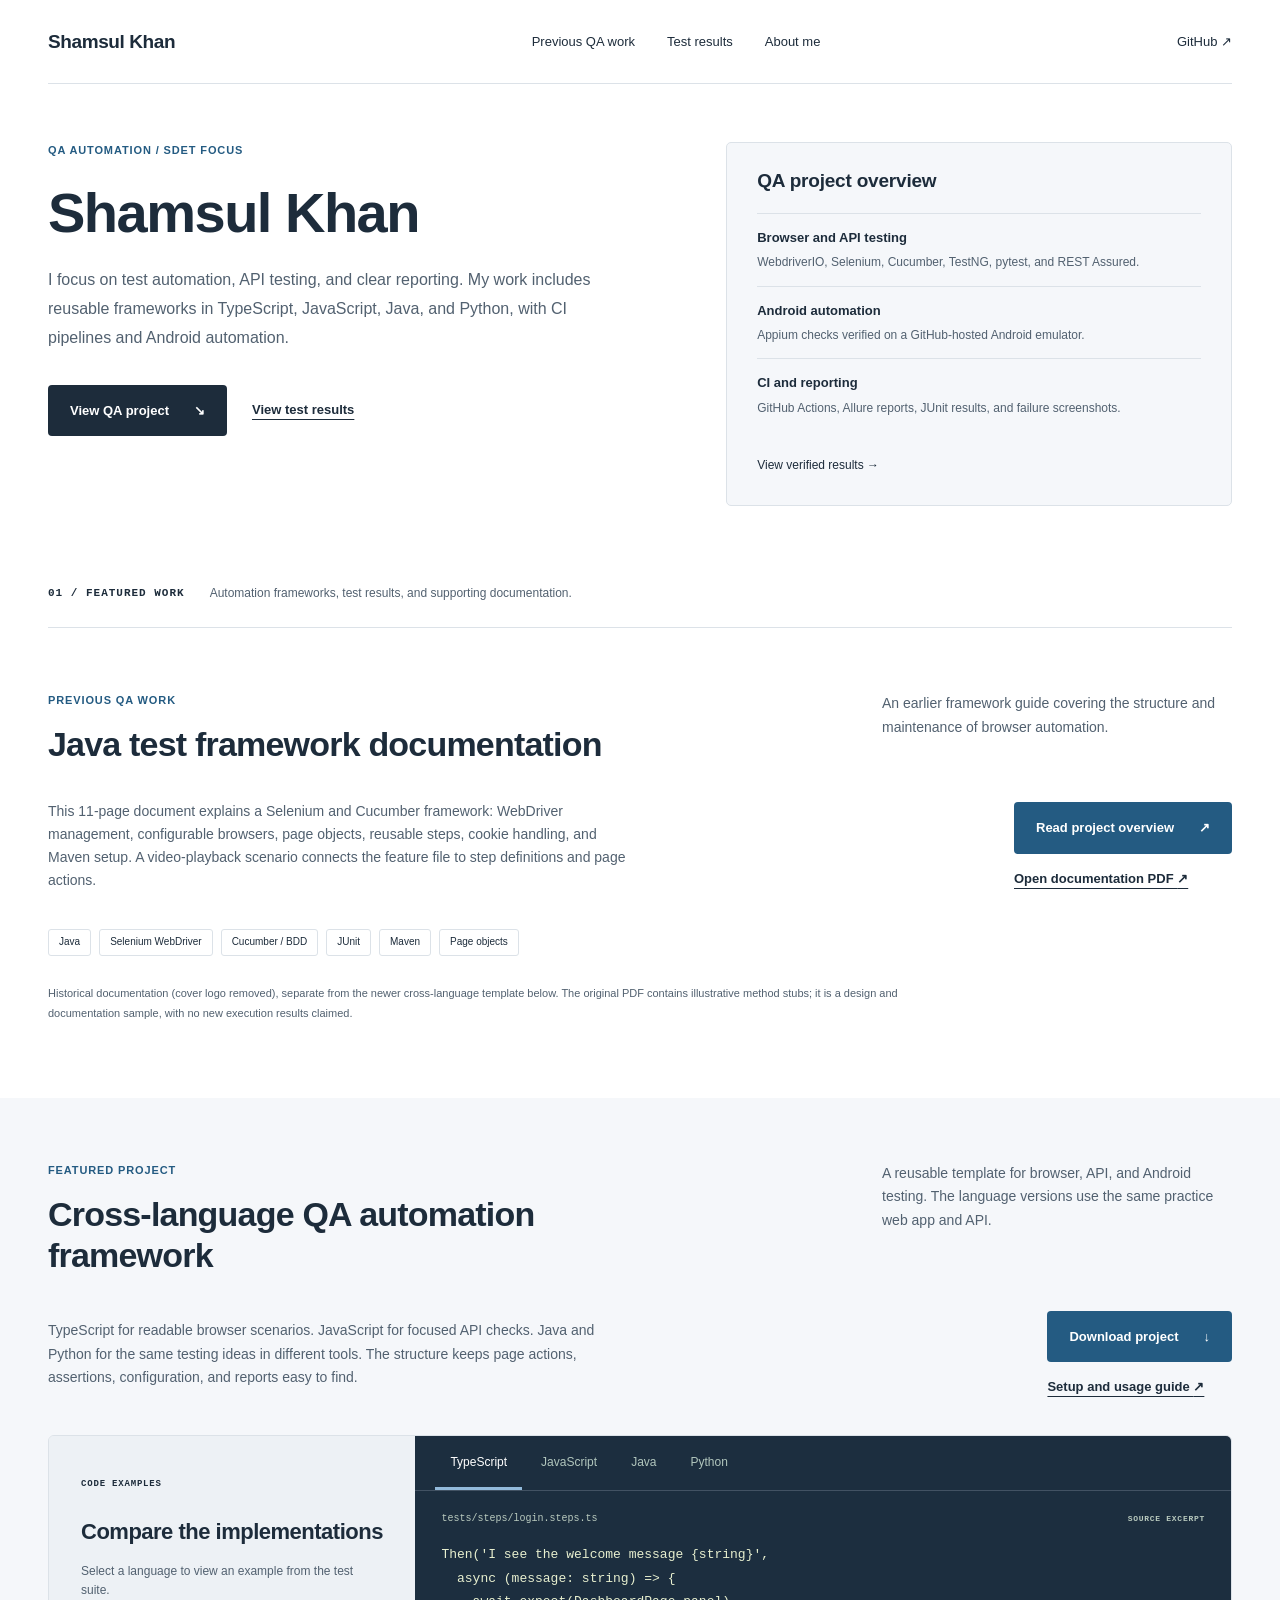
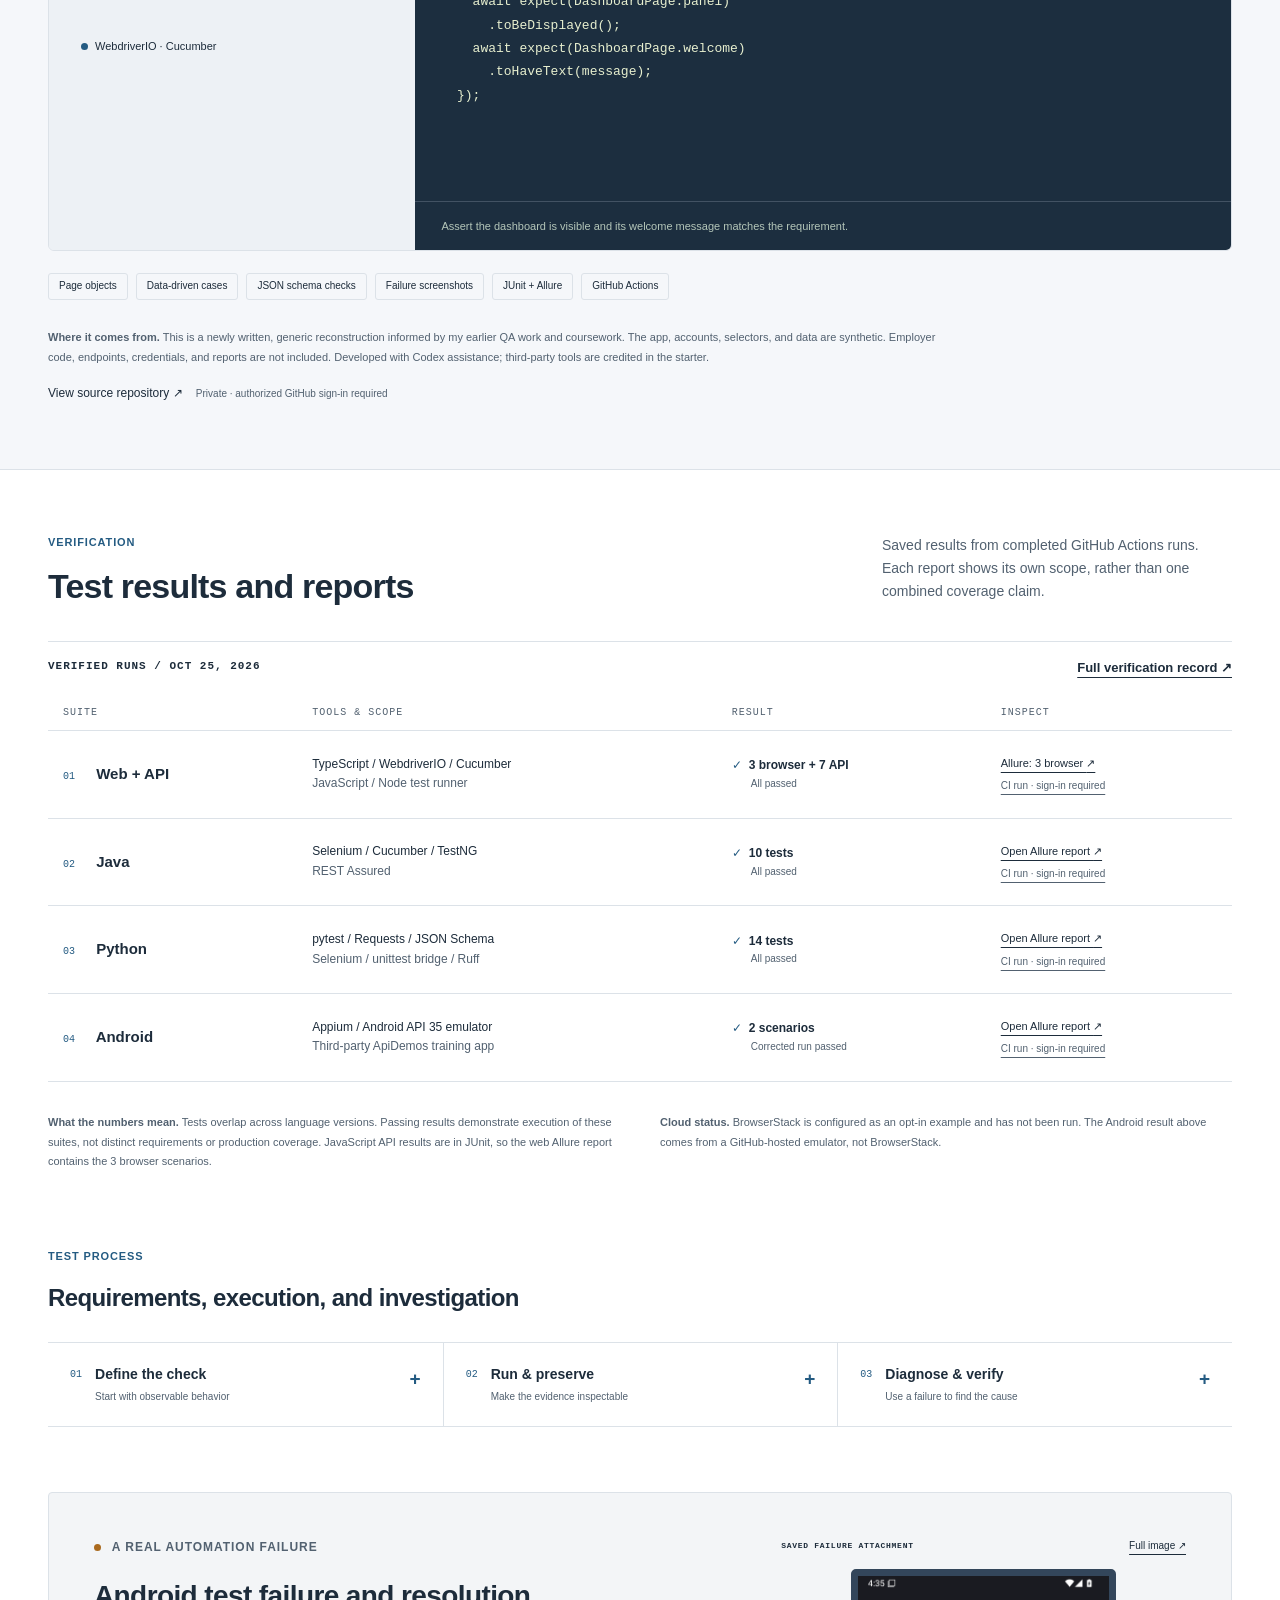
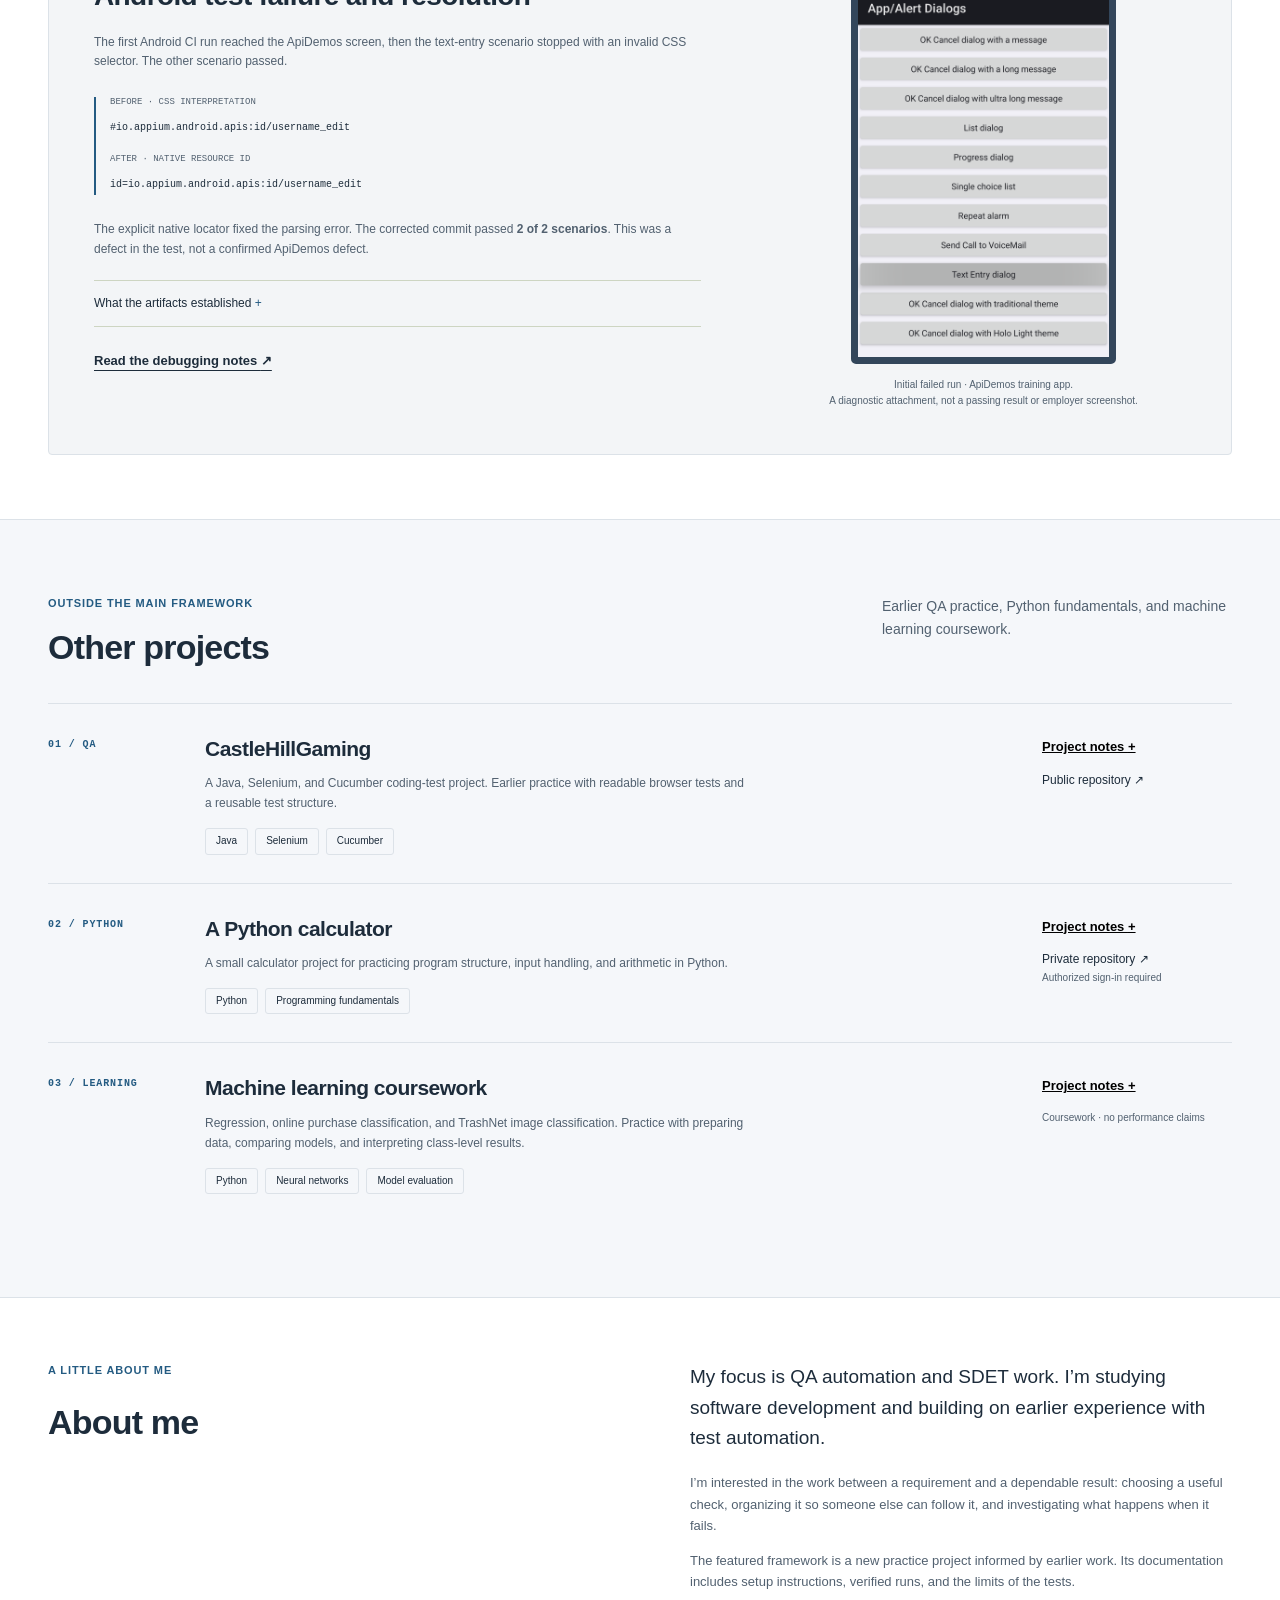
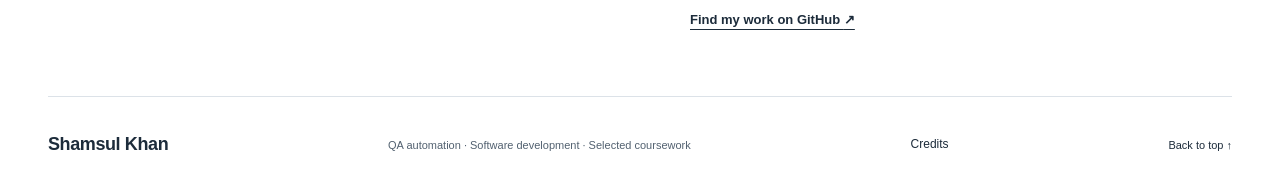
<file: index.html>
<!doctype html>
<html lang="en">
<head>
  <meta charset="utf-8">
  <meta name="viewport" content="width=device-width, initial-scale=1">
  <meta name="theme-color" content="#ffffff">
  <link rel="canonical" href="https://blz0r.github.io/">
  <meta property="og:title" content="Shamsul Khan — QA Automation Portfolio">
  <meta property="og:description" content="QA frameworks, browser and API tests, Android automation, and verified test reports.">
  <meta property="og:type" content="website">
  <meta property="og:url" content="https://blz0r.github.io/">
  <meta name="description" content="Shamsul Khan's QA and software development portfolio: a reusable automation framework, verified CI runs, test reports, and selected learning projects.">
  <title>Shamsul Khan — QA & Software Development</title>
  <link rel="stylesheet" href="qa.css">
  <script src="projects.js" defer></script>
  <script src="script.js" defer></script>
  <script src="preview-help.js" defer></script>
</head>
<body id="top">
  <a class="skip-link" href="#main">Skip to content</a>
  <header class="site-header wrap">
    <a class="wordmark" href="#top" aria-label="Shamsul Khan, home">Shamsul Khan</a>
    <nav aria-label="Main navigation"><a href="#previous-qa">Previous QA work</a><a href="#evidence">Test results</a><a href="#about">About me</a></nav>
    <a class="header-link" href="https://github.com/blz0r" target="_blank" rel="noopener noreferrer">GitHub <span aria-hidden="true">↗</span></a>
  </header>
  <main id="main">
    <section class="hero wrap" aria-labelledby="hero-title">
      <div class="hero-copy">
        <p class="eyebrow">QA AUTOMATION / SDET FOCUS</p>
        <h1 id="hero-title">Shamsul Khan</h1>
        <p class="hero-intro">I focus on test automation, API testing, and clear reporting. My work includes reusable frameworks in TypeScript, JavaScript, Java, and Python, with CI pipelines and Android automation.</p>
        <div class="hero-actions"><a class="button button-dark" href="#framework">View QA project <span aria-hidden="true">↘</span></a><a class="under-link" href="#evidence">View test results</a></div>
      </div>
      <aside class="hero-ledger" aria-label="QA project overview">
        <h2>QA project overview</h2>
        <dl class="overview-list">
          <div><dt>Browser and API testing</dt><dd>WebdriverIO, Selenium, Cucumber, TestNG, pytest, and REST Assured.</dd></div>
          <div><dt>Android automation</dt><dd>Appium checks verified on a GitHub-hosted Android emulator.</dd></div>
          <div><dt>CI and reporting</dt><dd>GitHub Actions, Allure reports, JUnit results, and failure screenshots.</dd></div>
        </dl>
        <a class="quiet-link" href="#evidence">View verified results →</a>
      </aside>
      <div class="hero-foot"><span class="mono">01 / FEATURED WORK</span><p>Automation frameworks, test results, and supporting documentation.</p><span class="scroll-arrow" aria-hidden="true">↓</span></div>
    </section>

    <section class="evidence-section wrap" id="previous-qa" aria-labelledby="previous-qa-title">
      <div class="section-heading"><div><p class="eyebrow">PREVIOUS QA WORK</p><h2 id="previous-qa-title">Java test framework documentation</h2></div><p class="section-intro">An earlier framework guide covering the structure and maintenance of browser automation.</p></div>
      <div class="framework-intro"><p>This 11-page document explains a Selenium and Cucumber framework: WebDriver management, configurable browsers, page objects, reusable steps, cookie handling, and Maven setup. A video-playback scenario connects the feature file to step definitions and page actions.</p><div class="framework-links"><a class="button button-teal" href="resources/HISTORICAL_FRAMEWORK.html">Read project overview <span aria-hidden="true">↗</span></a><a class="under-link" href="assets/automated-testing-framework-documentation.pdf">Open documentation PDF <span aria-hidden="true">↗</span></a></div></div>
      <div class="capability-line" aria-label="Documented tools and patterns"><span>Java</span><span>Selenium WebDriver</span><span>Cucumber / BDD</span><span>JUnit</span><span>Maven</span><span>Page objects</span></div>
      <p class="origin-note">Historical documentation (cover logo removed), separate from the newer cross-language template below. The original PDF contains illustrative method stubs; it is a design and documentation sample, with no new execution results claimed.</p>
    </section>

    <section class="framework-section" id="framework" aria-labelledby="framework-title">
      <div class="wrap">
        <div class="section-heading"><div><p class="eyebrow">FEATURED PROJECT</p><h2 id="framework-title">Cross-language QA automation framework</h2></div><p class="section-intro">A reusable template for browser, API, and Android testing. The language versions use the same practice web app and API.</p></div>
        <div class="framework-intro"><p>TypeScript for readable browser scenarios. JavaScript for focused API checks. Java and Python for the same testing ideas in different tools. The structure keeps page actions, assertions, configuration, and reports easy to find.</p><div class="framework-links"><a class="button button-teal" href="assets/qa-template.zip" download>Download project <span aria-hidden="true">↓</span></a><a class="under-link" href="resources/USAGE_GUIDE.html">Setup and usage guide <span aria-hidden="true">↗</span></a></div></div>
        <div class="code-workbench">
          <div class="code-sidebar"><span class="mono">CODE EXAMPLES</span><h3>Compare the implementations</h3><p>Select a language to view an example from the test suite.</p><div class="code-legend"><span class="status-dot" aria-hidden="true"></span><span id="code-stack">WebdriverIO · Cucumber</span></div></div>
          <div class="code-main">
            <div class="language-tabs" role="tablist" aria-label="Test code language">
              <button type="button" id="tab-typescript" role="tab" aria-selected="true" aria-controls="code-panel" tabindex="0" data-language="typescript">TypeScript</button>
              <button type="button" id="tab-javascript" role="tab" aria-selected="false" aria-controls="code-panel" tabindex="-1" data-language="javascript">JavaScript</button>
              <button type="button" id="tab-java" role="tab" aria-selected="false" aria-controls="code-panel" tabindex="-1" data-language="java">Java</button>
              <button type="button" id="tab-python" role="tab" aria-selected="false" aria-controls="code-panel" tabindex="-1" data-language="python">Python</button>
            </div>
            <div id="code-panel" role="tabpanel" aria-labelledby="tab-typescript" tabindex="0"><div class="code-file"><span id="code-filename">tests/steps/login.steps.ts</span><span class="mono">SOURCE EXCERPT</span></div><pre><code id="code-example">Then('I see the welcome message {string}',
  async (message: string) => {
    await expect(DashboardPage.panel)
      .toBeDisplayed();
    await expect(DashboardPage.welcome)
      .toHaveText(message);
  });</code></pre><p class="code-caption" id="code-caption">Assert the dashboard is visible and its welcome message matches the requirement.</p></div>
          </div>
        </div>
        <div class="capability-line" aria-label="Framework features"><span>Page objects</span><span>Data-driven cases</span><span>JSON schema checks</span><span>Failure screenshots</span><span>JUnit + Allure</span><span>GitHub Actions</span></div>
        <p class="origin-note"><strong>Where it comes from.</strong> This is a newly written, generic reconstruction informed by my earlier QA work and coursework. The app, accounts, selectors, and data are synthetic. Employer code, endpoints, credentials, and reports are not included. Developed with Codex assistance; third-party tools are credited in the starter.</p>
        <a class="quiet-link" href="https://github.com/blz0r/qa-automation-portfolio" target="_blank" rel="noopener noreferrer">View source repository <span aria-hidden="true">↗</span> <span class="link-note">Private · authorized GitHub sign-in required</span></a>
      </div>
    </section>

    <section class="evidence-section wrap" id="evidence" aria-labelledby="evidence-title">
      <div class="section-heading"><div><p class="eyebrow">VERIFICATION</p><h2 id="evidence-title">Test results and reports</h2></div><p class="section-intro">Saved results from completed GitHub Actions runs. Each report shows its own scope, rather than one combined coverage claim.</p></div>
      <div class="results-heading"><span class="mono">VERIFIED RUNS / OCT 25, 2026</span><a class="under-link" href="resources/VALIDATION.html">Full verification record <span aria-hidden="true">↗</span></a></div>
      <div class="results-table-wrap"><table class="results-table"><caption class="sr-only">Verified QA suites, results, reports and original GitHub Actions runs</caption><thead><tr><th scope="col">Suite</th><th scope="col">Tools & scope</th><th scope="col">Result</th><th scope="col">Inspect</th></tr></thead><tbody>
        <tr><th scope="row"><span class="suite-index">01</span> Web + API</th><td>TypeScript / WebdriverIO / Cucumber<br><span>JavaScript / Node test runner</span></td><td><span class="pass-mark">✓</span><strong>3 browser + 7 API</strong><span class="result-sub">All passed</span></td><td><a href="reports/web/index.html">Allure: 3 browser <span aria-hidden="true">↗</span></a><a class="run-link" href="https://github.com/blz0r/qa-automation-portfolio/actions/runs/40269483985" target="_blank" rel="noopener noreferrer">CI run · sign-in required</a></td></tr>
        <tr><th scope="row"><span class="suite-index">02</span> Java</th><td>Selenium / Cucumber / TestNG<br><span>REST Assured</span></td><td><span class="pass-mark">✓</span><strong>10 tests</strong><span class="result-sub">All passed</span></td><td><a href="reports/java/index.html">Open Allure report <span aria-hidden="true">↗</span></a><a class="run-link" href="https://github.com/blz0r/qa-automation-portfolio/actions/runs/40269484020" target="_blank" rel="noopener noreferrer">CI run · sign-in required</a></td></tr>
        <tr><th scope="row"><span class="suite-index">03</span> Python</th><td>pytest / Requests / JSON Schema<br><span>Selenium / unittest bridge / Ruff</span></td><td><span class="pass-mark">✓</span><strong>14 tests</strong><span class="result-sub">All passed</span></td><td><a href="reports/python/index.html">Open Allure report <span aria-hidden="true">↗</span></a><a class="run-link" href="https://github.com/blz0r/qa-automation-portfolio/actions/runs/40269484020" target="_blank" rel="noopener noreferrer">CI run · sign-in required</a></td></tr>
        <tr><th scope="row"><span class="suite-index">04</span> Android</th><td>Appium / Android API 35 emulator<br><span>Third-party ApiDemos training app</span></td><td><span class="pass-mark">✓</span><strong>2 scenarios</strong><span class="result-sub">Corrected run passed</span></td><td><a href="reports/android/index.html">Open Allure report <span aria-hidden="true">↗</span></a><a class="run-link" href="https://github.com/blz0r/qa-automation-portfolio/actions/runs/40269936589" target="_blank" rel="noopener noreferrer">CI run · sign-in required</a></td></tr>
      </tbody></table></div>
      <div class="evidence-notes"><p><strong>What the numbers mean.</strong> Tests overlap across language versions. Passing results demonstrate execution of these suites, not distinct requirements or production coverage. JavaScript API results are in JUnit, so the web Allure report contains the 3 browser scenarios.</p><p><strong>Cloud status.</strong> BrowserStack is configured as an opt-in example and has not been run. The Android result above comes from a GitHub-hosted emulator, not BrowserStack.</p></div>

      <div class="process-heading"><p class="eyebrow">TEST PROCESS</p><h3>Requirements, execution, and investigation</h3></div>
      <div class="process-grid">
        <details class="process-step"><summary><span class="step-number">01</span><span>Define the check<small>Start with observable behavior</small></span><span class="expand-icon" aria-hidden="true">+</span></summary><div class="step-content"><p>A valid demo user should see their two tasks and be able to sign out. An invalid password should show an error and leave the dashboard hidden.</p><p>Gherkin scenarios express those outcomes. Page objects own the selectors and actions; steps hold the assertions.</p><a href="resources/USAGE_GUIDE.html">See the test structure <span aria-hidden="true">↗</span></a></div></details>
        <details class="process-step"><summary><span class="step-number">02</span><span>Run & preserve<small>Make the evidence inspectable</small></span><span class="expand-icon" aria-hidden="true">+</span></summary><div class="step-content"><p>GitHub Actions runs the synthetic fixtures and saves JUnit, Allure, and diagnostic artifacts. Artifact upload runs even if a test fails.</p><p>The downloaded CI artifacts were checked against their hashes. The reports linked here were generated from those saved results.</p><a href="resources/VALIDATION.html">Read the run record <span aria-hidden="true">↗</span></a></div></details>
        <details class="process-step"><summary><span class="step-number">03</span><span>Diagnose & verify<small>Use a failure to find the cause</small></span><span class="expand-icon" aria-hidden="true">+</span></summary><div class="step-content"><p>The first Android run caught a locator error in the automation. Logs and the saved screenshot helped separate a test problem from an app defect.</p><p>After correcting the selector strategy, a new run tested the changed commit and passed both Android scenarios.</p><a href="#failure-example">Follow the diagnosis <span aria-hidden="true">↓</span></a></div></details>
      </div>

      <article class="failure-story" id="failure-example" aria-labelledby="failure-title">
        <div class="failure-copy"><p class="eyebrow"><span class="amber-dot" aria-hidden="true"></span> A real automation failure</p><h3 id="failure-title">Android test failure and resolution</h3><p>The first Android CI run reached the ApiDemos screen, then the text-entry scenario stopped with an invalid CSS selector. The other scenario passed.</p><div class="selector-change"><div><span>BEFORE · CSS INTERPRETATION</span><code>#io.appium.android.apis:id/username_edit</code></div><div><span>AFTER · NATIVE RESOURCE ID</span><code>id=io.appium.android.apis:id/username_edit</code></div></div><p>The explicit native locator fixed the parsing error. The corrected commit passed <strong>2 of 2 scenarios</strong>. This was a defect in the test, not a confirmed ApiDemos defect.</p><details class="diagnostic-details"><summary>What the artifacts established</summary><p>The screenshot established which screen the test had reached. The error identified the selector strategy. A fresh run of the changed commit established that the correction worked. The initial failed result stays separate from the passing evidence.</p><a href="https://github.com/blz0r/qa-automation-portfolio/actions/runs/40269534279" target="_blank" rel="noopener noreferrer">Initial failed run · private, sign-in required <span aria-hidden="true">↗</span></a></details><a class="under-link" href="resources/DEBUGGING_EXAMPLE.html">Read the debugging notes <span aria-hidden="true">↗</span></a></div>
        <figure class="failure-figure"><div class="screenshot-label"><span class="mono">SAVED FAILURE ATTACHMENT</span><a href="assets/android-failure.png" aria-label="Open full Android failure screenshot">Full image <span aria-hidden="true">↗</span></a></div><a class="screenshot-link" href="assets/android-failure.png"><img src="assets/android-failure.png" alt="Saved ApiDemos Android screen at the point of the initial automation failure." loading="lazy" width="1080" height="1920"></a><figcaption>Initial failed run · ApiDemos training app.<br>A diagnostic attachment, not a passing result or employer screenshot.</figcaption></figure>
      </article>
    </section>

    <section class="other-section" id="other-work" aria-labelledby="other-title"><div class="wrap"><div class="section-heading"><div><p class="eyebrow">Outside the main framework</p><h2 id="other-title">Other projects</h2></div><p class="section-intro">Earlier QA practice, Python fundamentals, and machine learning coursework.</p></div><div class="project-list">
      <article class="project-row"><span class="project-number mono">01 / QA</span><div><h3>CastleHillGaming</h3><p>A Java, Selenium, and Cucumber coding-test project. Earlier practice with readable browser tests and a reusable test structure.</p><div class="project-tags"><span>Java</span><span>Selenium</span><span>Cucumber</span></div></div><div class="project-actions"><button type="button" class="under-link project-details" data-project="castlehill" hidden>Project notes <span aria-hidden="true">+</span></button><a class="quiet-link" href="https://github.com/blz0r/CastleHillGaming" target="_blank" rel="noopener noreferrer">Public repository <span aria-hidden="true">↗</span></a></div></article>
      <article class="project-row"><span class="project-number mono">02 / PYTHON</span><div><h3>A Python calculator</h3><p>A small calculator project for practicing program structure, input handling, and arithmetic in Python.</p><div class="project-tags"><span>Python</span><span>Programming fundamentals</span></div></div><div class="project-actions"><button type="button" class="under-link project-details" data-project="calculator" hidden>Project notes <span aria-hidden="true">+</span></button><a class="quiet-link" href="https://github.com/blz0r/Calculator" target="_blank" rel="noopener noreferrer">Private repository <span aria-hidden="true">↗</span><small>Authorized sign-in required</small></a></div></article>
      <article class="project-row"><span class="project-number mono">03 / LEARNING</span><div><h3>Machine learning coursework</h3><p>Regression, online purchase classification, and TrashNet image classification. Practice with preparing data, comparing models, and interpreting class-level results.</p><div class="project-tags"><span>Python</span><span>Neural networks</span><span>Model evaluation</span></div></div><div class="project-actions"><button type="button" class="under-link project-details" data-project="machine-learning" hidden>Project notes <span aria-hidden="true">+</span></button><span class="project-context">Coursework · no performance claims</span></div></article>
    </div></div></section>

    <section class="about-section wrap" id="about" aria-labelledby="about-title"><div><p class="eyebrow">A little about me</p><h2 id="about-title">About me</h2></div><div class="about-copy"><p class="about-lead">My focus is QA automation and SDET work. I’m studying software development and building on earlier experience with test automation.</p><p>I’m interested in the work between a requirement and a dependable result: choosing a useful check, organizing it so someone else can follow it, and investigating what happens when it fails.</p><p>The featured framework is a new practice project informed by earlier work. Its documentation includes setup instructions, verified runs, and the limits of the tests.</p><a class="under-link" href="https://github.com/blz0r" target="_blank" rel="noopener noreferrer">Find my work on GitHub <span aria-hidden="true">↗</span></a></div></section>
  </main>
  <footer class="site-footer wrap"><a class="wordmark" href="#top">Shamsul Khan</a><p>QA automation · Software development · Selected coursework</p><a class="quiet-link" href="THIRD_PARTY_NOTICES.md">Credits</a><a class="back-top" href="#top">Back to top <span aria-hidden="true">↑</span></a></footer>
  <dialog class="project-dialog" aria-labelledby="dialog-title"><div class="dialog-top"><span class="mono" id="dialog-category">PROJECT NOTES</span><button type="button" class="dialog-close" aria-label="Close project notes">Close <span aria-hidden="true">×</span></button></div><div class="dialog-content"><h2 id="dialog-title"></h2><p class="dialog-lead" id="dialog-summary"></p><h3>The work</h3><p id="dialog-work"></p><h3>The context</h3><p id="dialog-context"></p></div></dialog>
  <noscript><p class="noscript-note wrap">The project and evidence links work without JavaScript. Enable JavaScript to switch code languages and open additional project notes.</p></noscript>
</body>
</html>
</file>
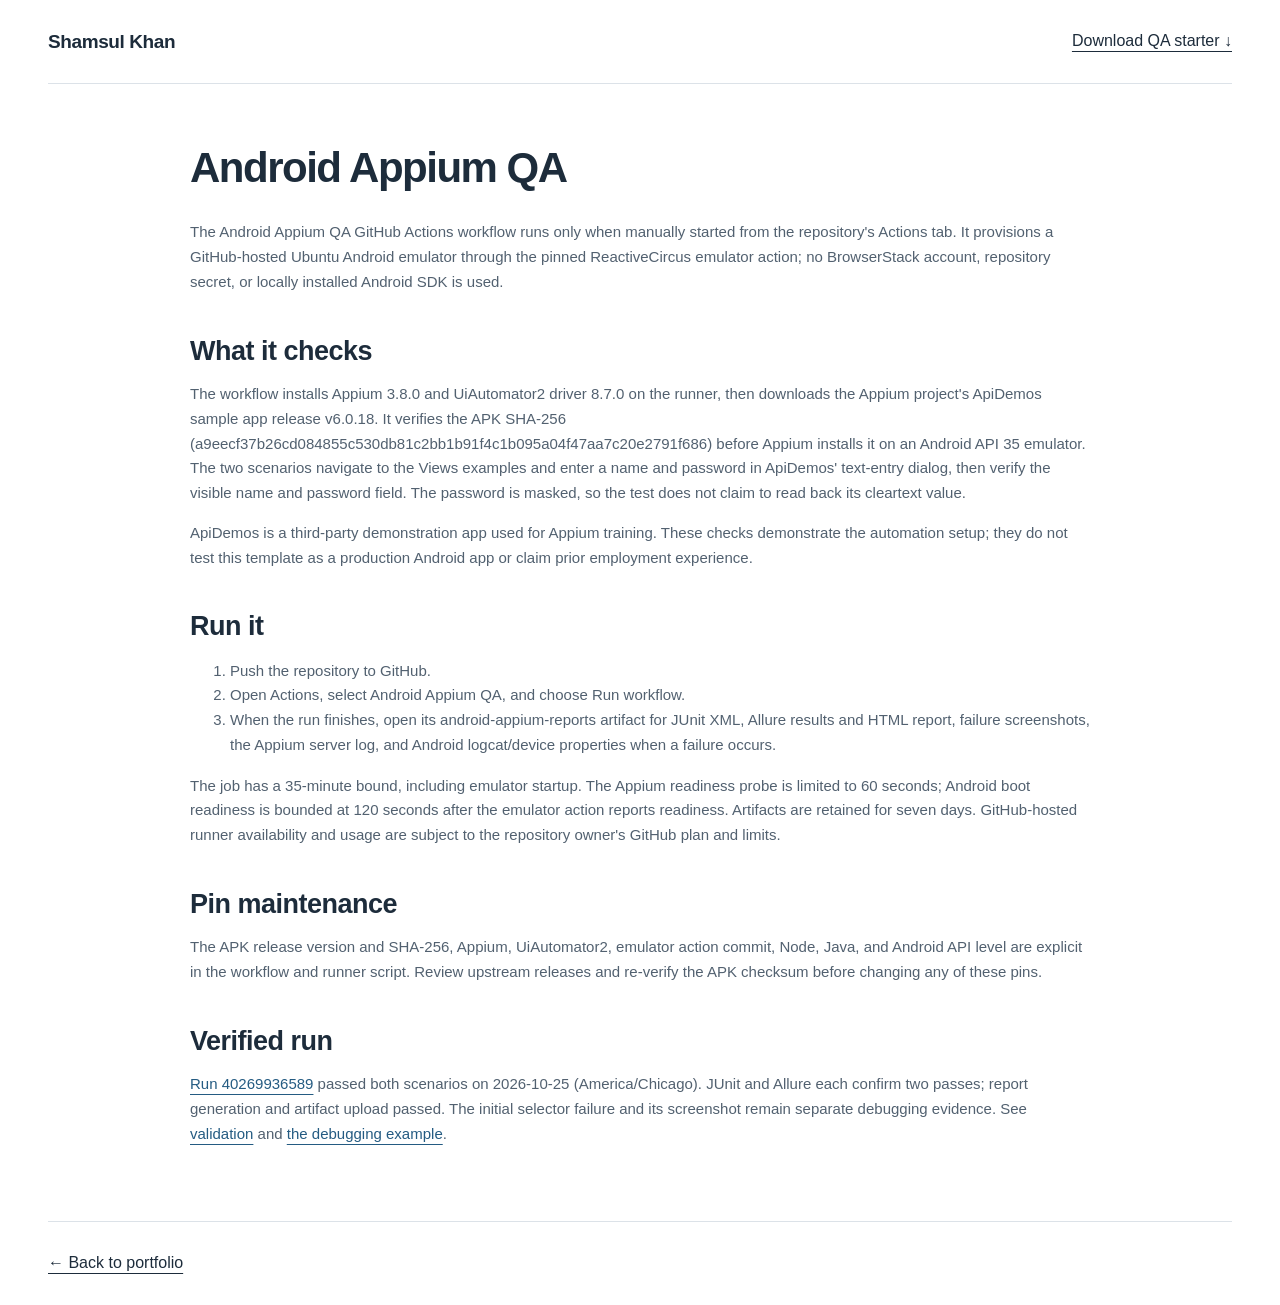
<file: resources/ANDROID_QA.html>
<!doctype html><html lang="en"><head><meta charset="utf-8"><meta name="viewport" content="width=device-width,initial-scale=1"><title>Android Appium QA — Shamsul Khan</title><link rel="stylesheet" href="../qa.css"></head><body><header class="site-header wrap"><a class="wordmark" href="../index.html">Shamsul Khan</a><a href="../assets/qa-template.zip" download>Download QA starter ↓</a></header><main class="guide wrap"><h1>Android Appium QA</h1>
<p>The Android Appium QA GitHub Actions workflow runs only when manually started from the repository's Actions tab. It provisions a GitHub-hosted Ubuntu Android emulator through the pinned ReactiveCircus emulator action; no BrowserStack account, repository secret, or locally installed Android SDK is used.</p>
<h2>What it checks</h2>
<p>The workflow installs Appium 3.8.0 and UiAutomator2 driver 8.7.0 on the runner, then downloads the Appium project's ApiDemos sample app release v6.0.18. It verifies the APK SHA-256 (a9eecf37b26cd084855c530db81c2bb1b91f4c1b095a04f47aa7c20e2791f686) before Appium installs it on an Android API 35 emulator. The two scenarios navigate to the Views examples and enter a name and password in ApiDemos' text-entry dialog, then verify the visible name and password field. The password is masked, so the test does not claim to read back its cleartext value.</p>
<p>ApiDemos is a third-party demonstration app used for Appium training. These checks demonstrate the automation setup; they do not test this template as a production Android app or claim prior employment experience.</p>
<h2>Run it</h2>
<ol>
<li>Push the repository to GitHub.</li>
<li>Open Actions, select Android Appium QA, and choose Run workflow.</li>
<li>When the run finishes, open its android-appium-reports artifact for JUnit XML, Allure results and HTML report, failure screenshots, the Appium server log, and Android logcat/device properties when a failure occurs.</li>
</ol>
<p>The job has a 35-minute bound, including emulator startup. The Appium readiness probe is limited to 60 seconds; Android boot readiness is bounded at 120 seconds after the emulator action reports readiness. Artifacts are retained for seven days. GitHub-hosted runner availability and usage are subject to the repository owner's GitHub plan and limits.</p>
<h2>Pin maintenance</h2>
<p>The APK release version and SHA-256, Appium, UiAutomator2, emulator action commit, Node, Java, and Android API level are explicit in the workflow and runner script. Review upstream releases and re-verify the APK checksum before changing any of these pins.</p>
<h2>Verified run</h2>
<p><a href="https://github.com/blz0r/qa-automation-portfolio/actions/runs/40269936589">Run 40269936589</a> passed both scenarios on 2026-10-25 (America/Chicago). JUnit and Allure each confirm two passes; report generation and artifact upload passed. The initial selector failure and its screenshot remain separate debugging evidence. See <a href="VALIDATION.html">validation</a> and <a href="DEBUGGING_EXAMPLE.html">the debugging example</a>.</p>
</main><footer class="site-footer wrap"><a href="../index.html#framework">← Back to portfolio</a></footer></body></html>
</file>
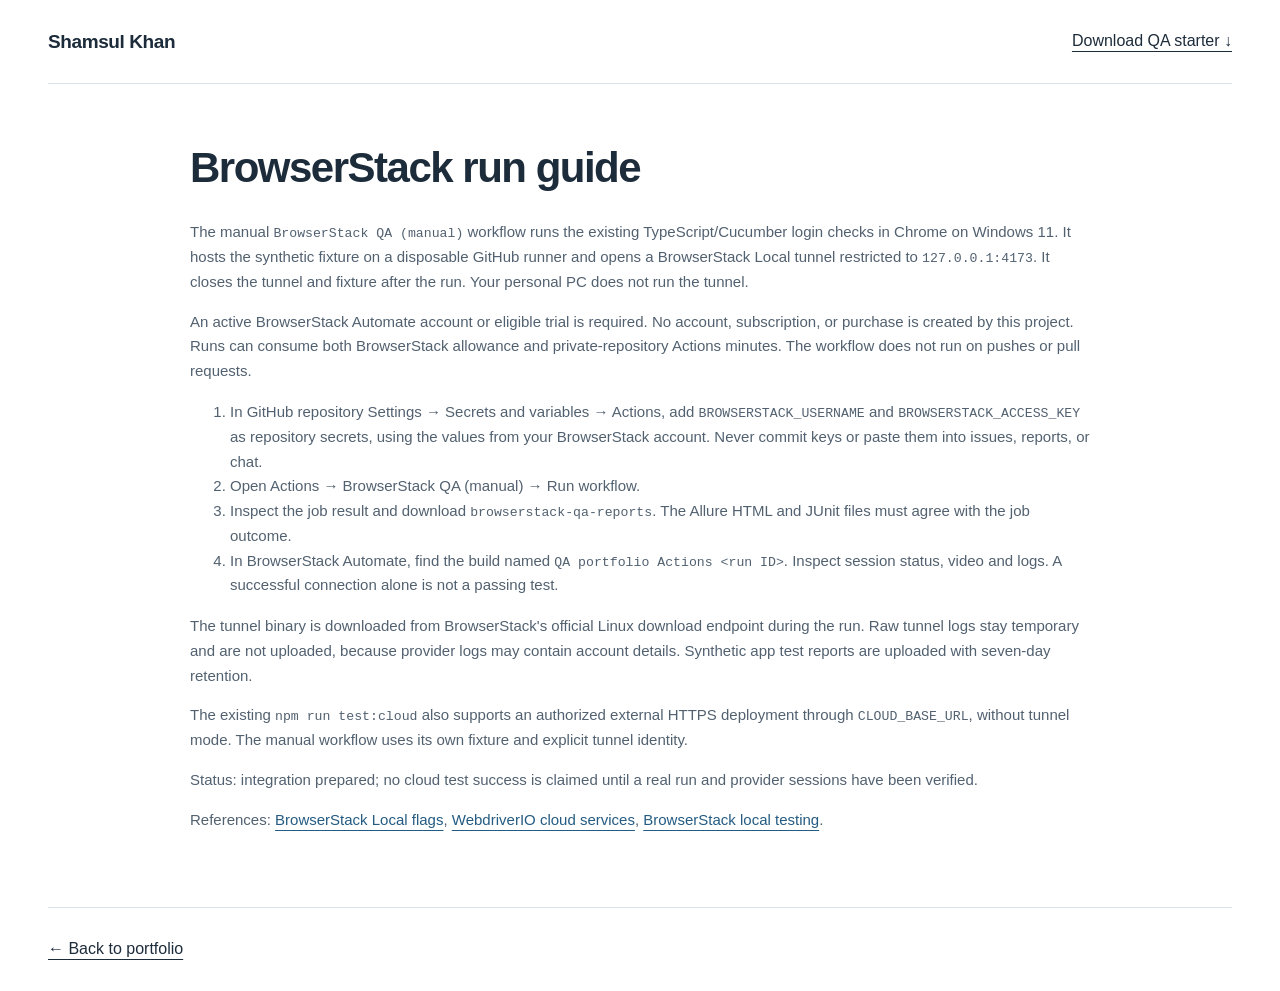
<file: resources/BROWSERSTACK_QA.html>
<!doctype html><html lang="en"><head><meta charset="utf-8"><meta name="viewport" content="width=device-width,initial-scale=1"><title>BrowserStack run guide — Shamsul Khan</title><link rel="stylesheet" href="../qa.css"></head><body><header class="site-header wrap"><a class="wordmark" href="../index.html">Shamsul Khan</a><a href="../assets/qa-template.zip" download>Download QA starter ↓</a></header><main class="guide wrap"><h1>BrowserStack run guide</h1>
<p>The manual <code>BrowserStack QA (manual)</code> workflow runs the existing TypeScript/Cucumber login checks in Chrome on Windows 11. It hosts the synthetic fixture on a disposable GitHub runner and opens a BrowserStack Local tunnel restricted to <code>127.0.0.1:4173</code>. It closes the tunnel and fixture after the run. Your personal PC does not run the tunnel.</p>
<p>An active BrowserStack Automate account or eligible trial is required. No account, subscription, or purchase is created by this project. Runs can consume both BrowserStack allowance and private-repository Actions minutes. The workflow does not run on pushes or pull requests.</p>
<ol>
<li>In GitHub repository Settings → Secrets and variables → Actions, add <code>BROWSERSTACK_USERNAME</code> and <code>BROWSERSTACK_ACCESS_KEY</code> as repository secrets, using the values from your BrowserStack account. Never commit keys or paste them into issues, reports, or chat.</li>
<li>Open Actions → BrowserStack QA (manual) → Run workflow.</li>
<li>Inspect the job result and download <code>browserstack-qa-reports</code>. The Allure HTML and JUnit files must agree with the job outcome.</li>
<li>In BrowserStack Automate, find the build named <code>QA portfolio Actions &lt;run ID&gt;</code>. Inspect session status, video and logs. A successful connection alone is not a passing test.</li>
</ol>
<p>The tunnel binary is downloaded from BrowserStack's official Linux download endpoint during the run. Raw tunnel logs stay temporary and are not uploaded, because provider logs may contain account details. Synthetic app test reports are uploaded with seven-day retention.</p>
<p>The existing <code>npm run test:cloud</code> also supports an authorized external HTTPS deployment through <code>CLOUD_BASE_URL</code>, without tunnel mode. The manual workflow uses its own fixture and explicit tunnel identity.</p>
<p>Status: integration prepared; no cloud test success is claimed until a real run and provider sessions have been verified.</p>
<p>References: <a href="https://www.browserstack.com/docs/local-testing/binary-params">BrowserStack Local flags</a>, <a href="https://webdriver.io/docs/cloudservices">WebdriverIO cloud services</a>, <a href="https://www.browserstack.com/docs/automate/selenium/getting-started/nodejs/webdriverio/local-testing">BrowserStack local testing</a>.</p>
</main><footer class="site-footer wrap"><a href="../index.html#framework">← Back to portfolio</a></footer></body></html>
</file>
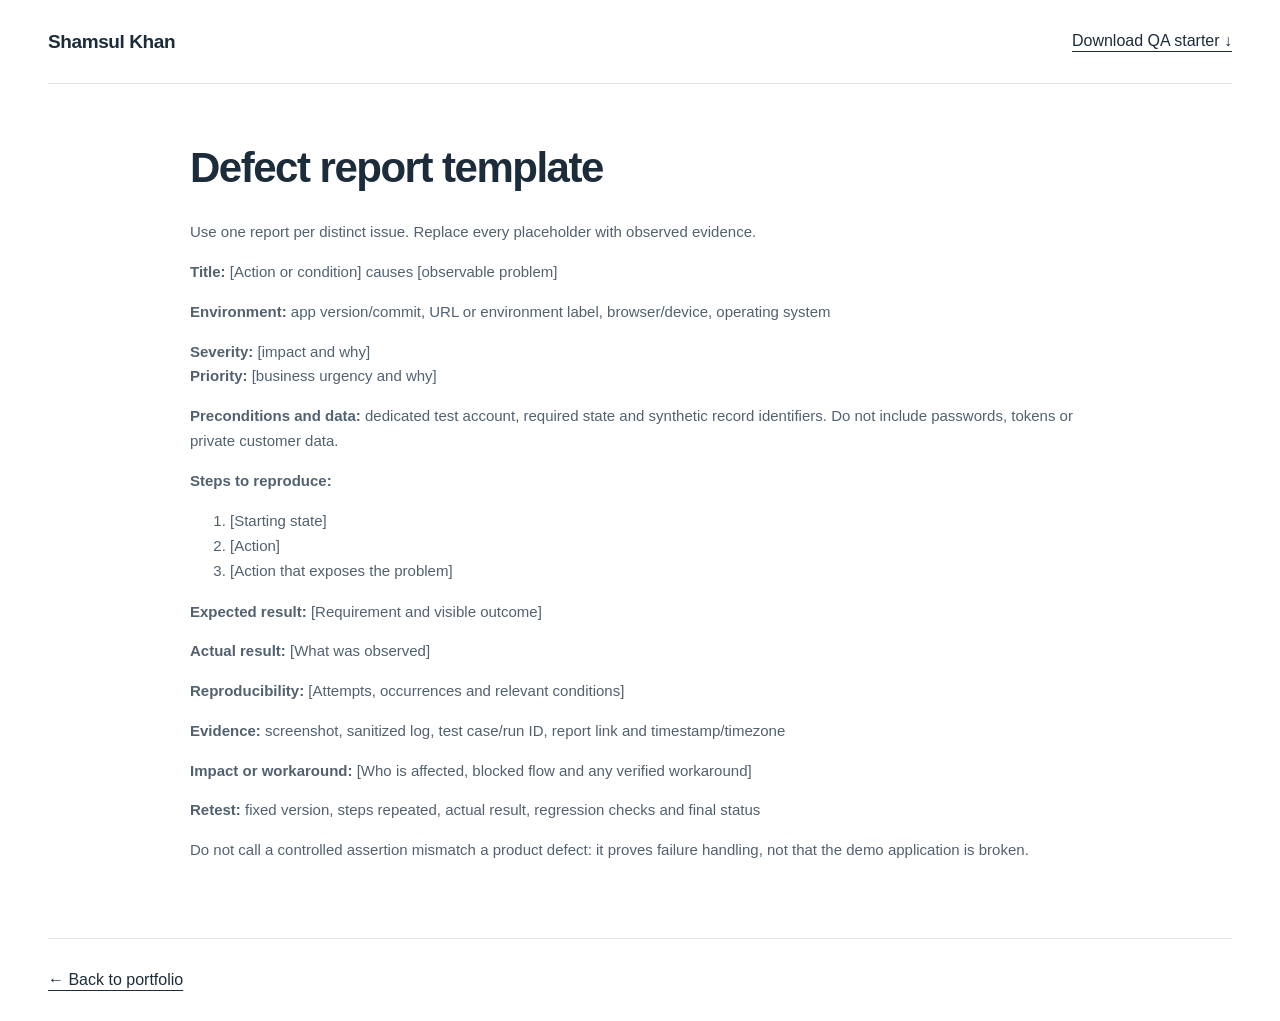
<file: resources/BUG_REPORT_TEMPLATE.html>
<!doctype html><html lang="en"><head><meta charset="utf-8"><meta name="viewport" content="width=device-width,initial-scale=1"><title>Defect report template — Shamsul Khan</title><link rel="stylesheet" href="../qa.css"></head><body><header class="site-header wrap"><a class="wordmark" href="../index.html">Shamsul Khan</a><a href="../assets/qa-template.zip" download>Download QA starter ↓</a></header><main class="guide wrap"><h1>Defect report template</h1>
<p>Use one report per distinct issue. Replace every placeholder with observed evidence.</p>
<p><strong>Title:</strong> [Action or condition] causes [observable problem]</p>
<p><strong>Environment:</strong> app version/commit, URL or environment label, browser/device, operating system</p>
<p><strong>Severity:</strong> [impact and why]<br>
<strong>Priority:</strong> [business urgency and why]</p>
<p><strong>Preconditions and data:</strong> dedicated test account, required state and synthetic record identifiers. Do not include passwords, tokens or private customer data.</p>
<p><strong>Steps to reproduce:</strong></p>
<ol>
<li>[Starting state]</li>
<li>[Action]</li>
<li>[Action that exposes the problem]</li>
</ol>
<p><strong>Expected result:</strong> [Requirement and visible outcome]</p>
<p><strong>Actual result:</strong> [What was observed]</p>
<p><strong>Reproducibility:</strong> [Attempts, occurrences and relevant conditions]</p>
<p><strong>Evidence:</strong> screenshot, sanitized log, test case/run ID, report link and timestamp/timezone</p>
<p><strong>Impact or workaround:</strong> [Who is affected, blocked flow and any verified workaround]</p>
<p><strong>Retest:</strong> fixed version, steps repeated, actual result, regression checks and final status</p>
<p>Do not call a controlled assertion mismatch a product defect: it proves failure handling, not that the demo application is broken.</p>
</main><footer class="site-footer wrap"><a href="../index.html#framework">← Back to portfolio</a></footer></body></html>
</file>
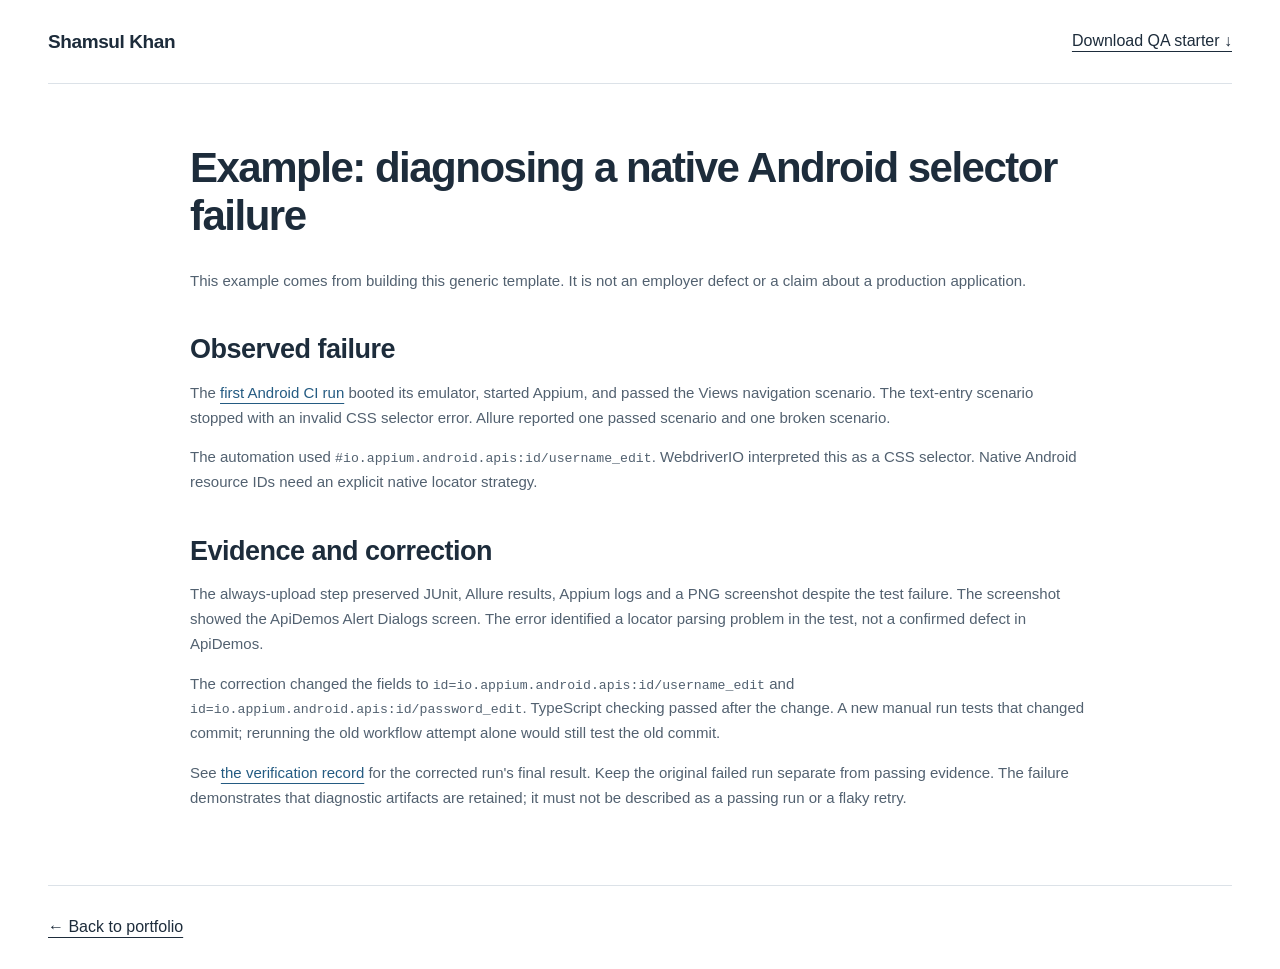
<file: resources/DEBUGGING_EXAMPLE.html>
<!doctype html><html lang="en"><head><meta charset="utf-8"><meta name="viewport" content="width=device-width,initial-scale=1"><title>Example: diagnosing a native Android selector failure — Shamsul Khan</title><link rel="stylesheet" href="../qa.css"></head><body><header class="site-header wrap"><a class="wordmark" href="../index.html">Shamsul Khan</a><a href="../assets/qa-template.zip" download>Download QA starter ↓</a></header><main class="guide wrap"><h1>Example: diagnosing a native Android selector failure</h1>
<p>This example comes from building this generic template. It is not an employer defect or a claim about a production application.</p>
<h2>Observed failure</h2>
<p>The <a href="https://github.com/blz0r/qa-automation-portfolio/actions/runs/40269534279">first Android CI run</a> booted its emulator, started Appium, and passed the Views navigation scenario. The text-entry scenario stopped with an invalid CSS selector error. Allure reported one passed scenario and one broken scenario.</p>
<p>The automation used <code>#io.appium.android.apis:id/username_edit</code>. WebdriverIO interpreted this as a CSS selector. Native Android resource IDs need an explicit native locator strategy.</p>
<h2>Evidence and correction</h2>
<p>The always-upload step preserved JUnit, Allure results, Appium logs and a PNG screenshot despite the test failure. The screenshot showed the ApiDemos Alert Dialogs screen. The error identified a locator parsing problem in the test, not a confirmed defect in ApiDemos.</p>
<p>The correction changed the fields to <code>id=io.appium.android.apis:id/username_edit</code> and <code>id=io.appium.android.apis:id/password_edit</code>. TypeScript checking passed after the change. A new manual run tests that changed commit; rerunning the old workflow attempt alone would still test the old commit.</p>
<p>See <a href="VALIDATION.html">the verification record</a> for the corrected run's final result. Keep the original failed run separate from passing evidence. The failure demonstrates that diagnostic artifacts are retained; it must not be described as a passing run or a flaky retry.</p>
</main><footer class="site-footer wrap"><a href="../index.html#framework">← Back to portfolio</a></footer></body></html>
</file>
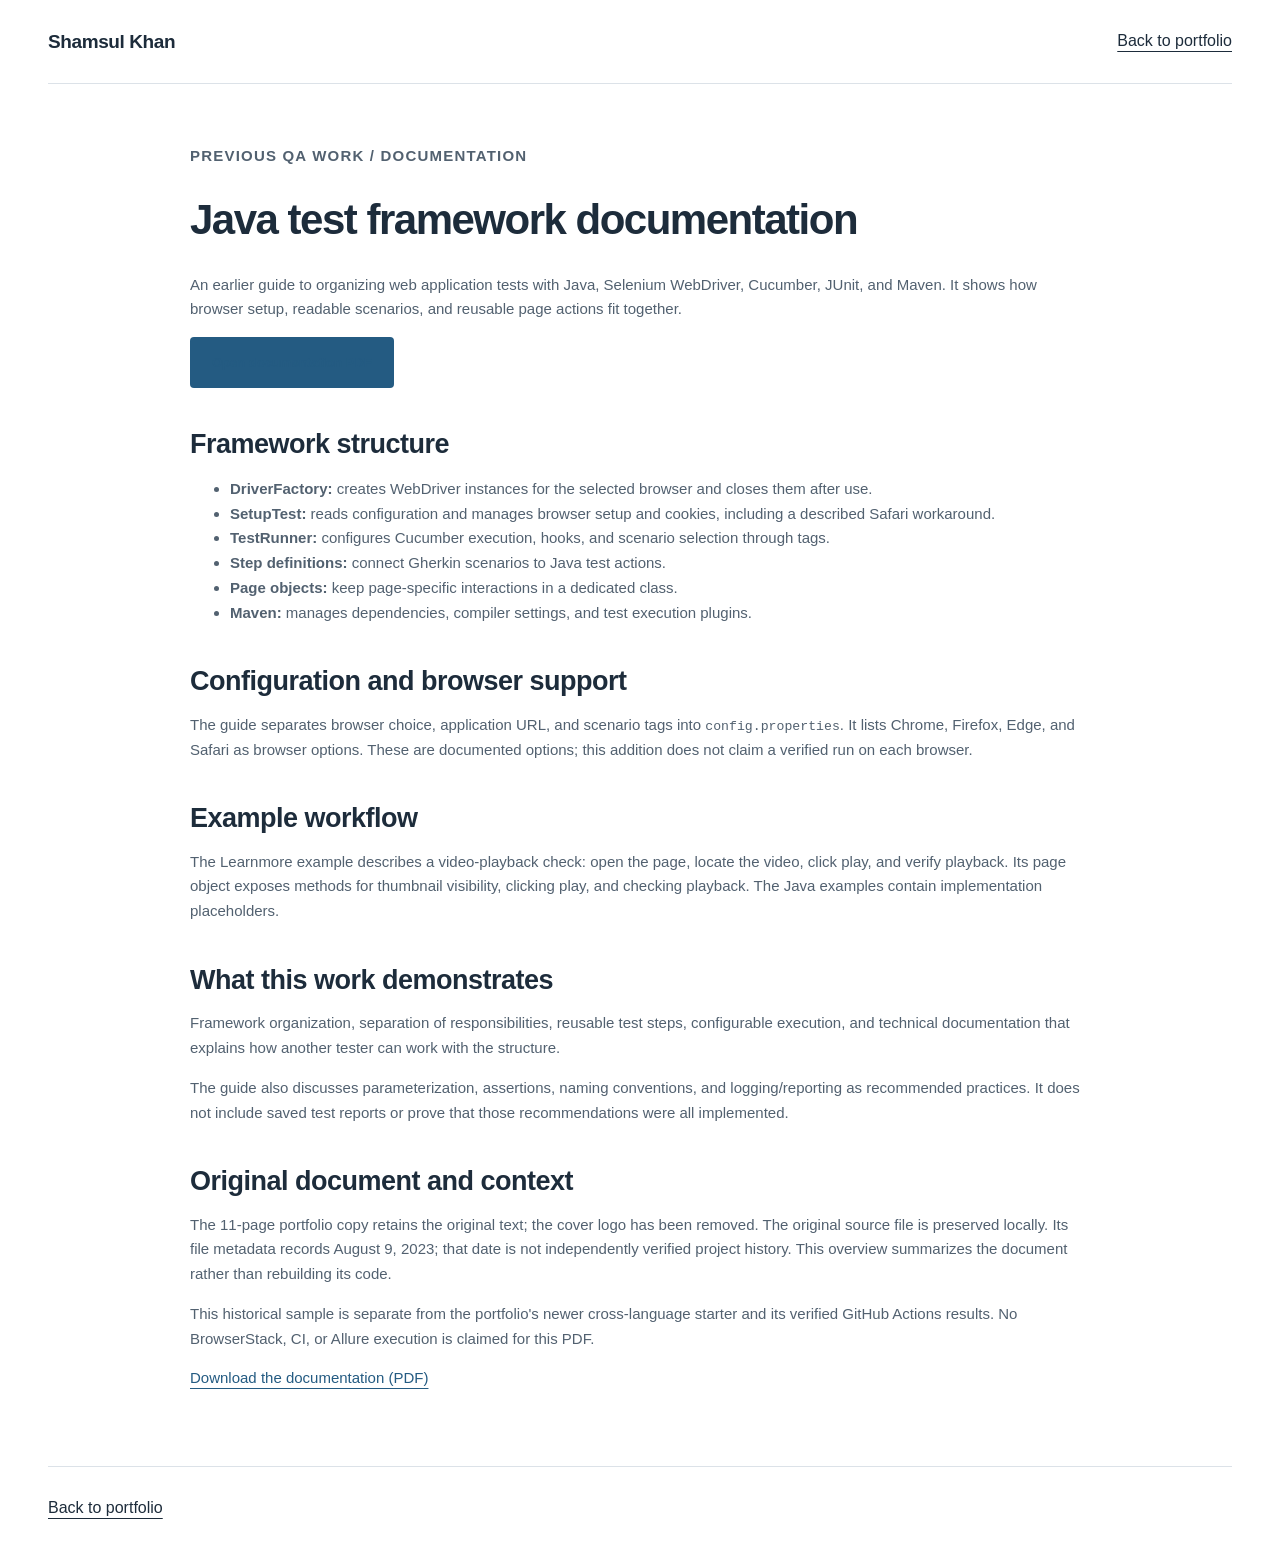
<file: resources/HISTORICAL_FRAMEWORK.html>
<!doctype html>
<html lang="en"><head><meta charset="utf-8"><meta name="viewport" content="width=device-width,initial-scale=1"><title>Previous QA work: Java framework documentation — Shamsul Khan</title><meta name="description" content="Historical Java, Selenium and Cucumber framework documentation covering page objects, browser configuration and reusable steps."><link rel="stylesheet" href="../qa.css"></head>
<body><a class="skip-link" href="#main">Skip to content</a><header class="site-header wrap"><a class="wordmark" href="../index.html">Shamsul Khan</a><a href="../index.html#previous-qa">Back to portfolio</a></header>
<main id="main" class="guide wrap"><p class="eyebrow">PREVIOUS QA WORK / DOCUMENTATION</p><h1>Java test framework documentation</h1>
<p>An earlier guide to organizing web application tests with Java, Selenium WebDriver, Cucumber, JUnit, and Maven. It shows how browser setup, readable scenarios, and reusable page actions fit together.</p>
<p><a class="button button-teal" href="../assets/automated-testing-framework-documentation.pdf">Open documentation PDF</a></p>
<h2>Framework structure</h2>
<ul><li><strong>DriverFactory:</strong> creates WebDriver instances for the selected browser and closes them after use.</li><li><strong>SetupTest:</strong> reads configuration and manages browser setup and cookies, including a described Safari workaround.</li><li><strong>TestRunner:</strong> configures Cucumber execution, hooks, and scenario selection through tags.</li><li><strong>Step definitions:</strong> connect Gherkin scenarios to Java test actions.</li><li><strong>Page objects:</strong> keep page-specific interactions in a dedicated class.</li><li><strong>Maven:</strong> manages dependencies, compiler settings, and test execution plugins.</li></ul>
<h2>Configuration and browser support</h2>
<p>The guide separates browser choice, application URL, and scenario tags into <code>config.properties</code>. It lists Chrome, Firefox, Edge, and Safari as browser options. These are documented options; this addition does not claim a verified run on each browser.</p>
<h2>Example workflow</h2>
<p>The Learnmore example describes a video-playback check: open the page, locate the video, click play, and verify playback. Its page object exposes methods for thumbnail visibility, clicking play, and checking playback. The Java examples contain implementation placeholders.</p>
<h2>What this work demonstrates</h2>
<p>Framework organization, separation of responsibilities, reusable test steps, configurable execution, and technical documentation that explains how another tester can work with the structure.</p>
<p>The guide also discusses parameterization, assertions, naming conventions, and logging/reporting as recommended practices. It does not include saved test reports or prove that those recommendations were all implemented.</p>
<h2>Original document and context</h2>
<p>The 11-page portfolio copy retains the original text; the cover logo has been removed. The original source file is preserved locally. Its file metadata records August 9, 2023; that date is not independently verified project history. This overview summarizes the document rather than rebuilding its code.</p>
<p>This historical sample is separate from the portfolio's newer cross-language starter and its verified GitHub Actions results. No BrowserStack, CI, or Allure execution is claimed for this PDF.</p>
<p><a href="../assets/automated-testing-framework-documentation.pdf" download>Download the documentation (PDF)</a></p>
</main><footer class="site-footer wrap"><a href="../index.html#previous-qa">Back to portfolio</a></footer></body></html>
</file>
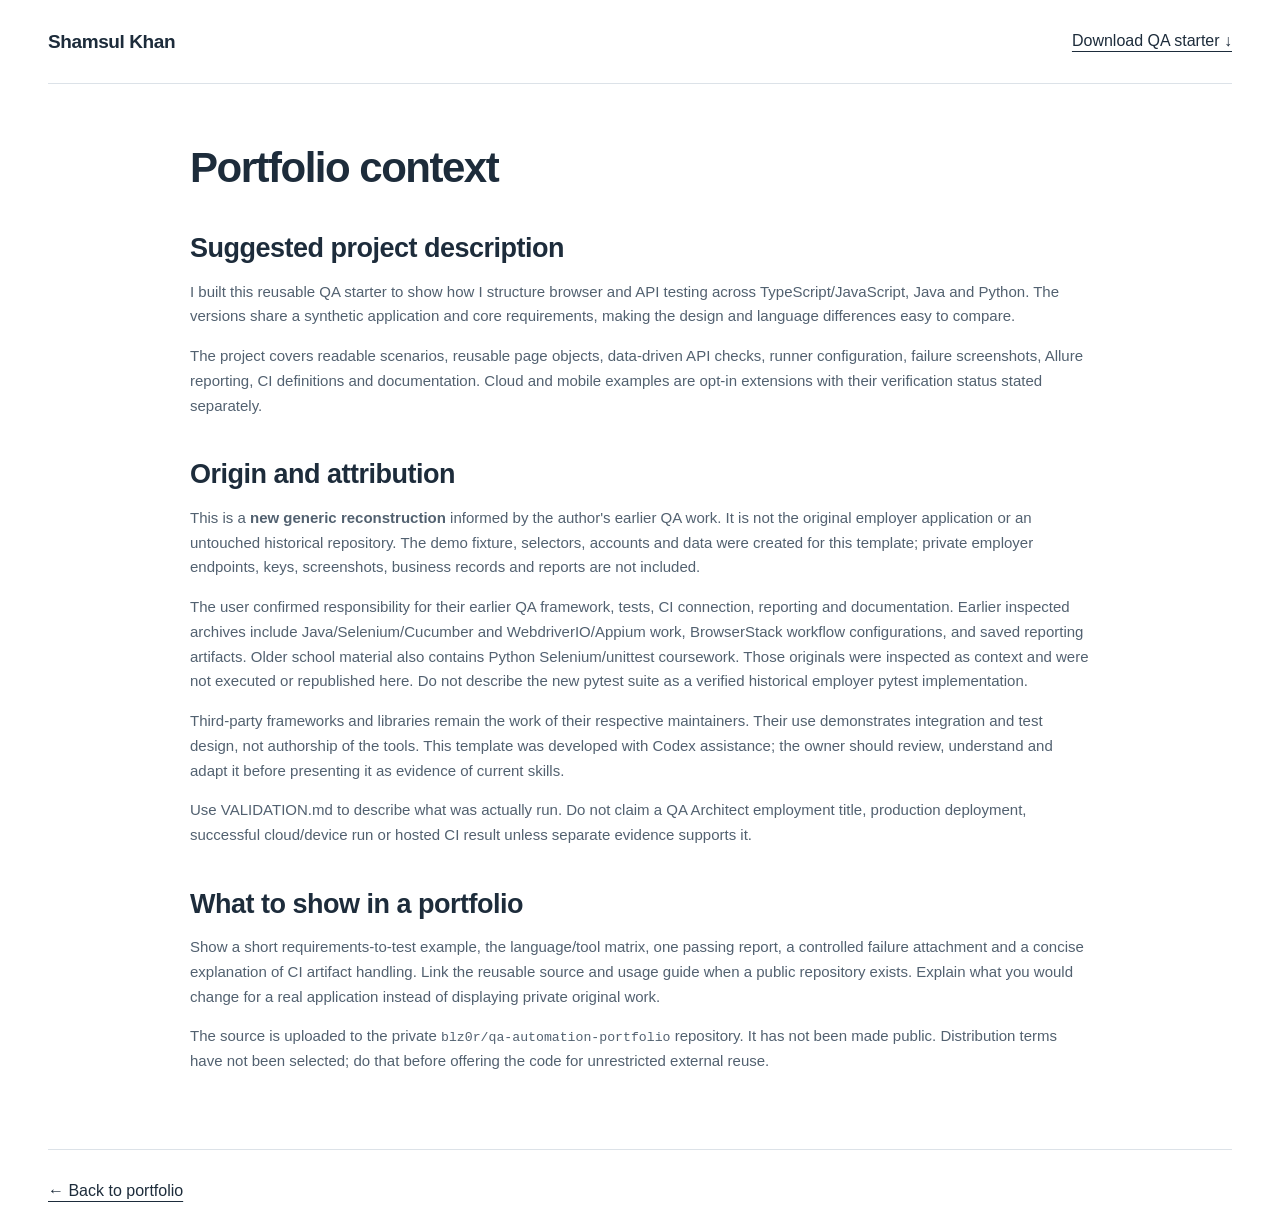
<file: resources/PORTFOLIO_CONTEXT.html>
<!doctype html><html lang="en"><head><meta charset="utf-8"><meta name="viewport" content="width=device-width,initial-scale=1"><title>Portfolio context — Shamsul Khan</title><link rel="stylesheet" href="../qa.css"></head><body><header class="site-header wrap"><a class="wordmark" href="../index.html">Shamsul Khan</a><a href="../assets/qa-template.zip" download>Download QA starter ↓</a></header><main class="guide wrap"><h1>Portfolio context</h1>
<h2>Suggested project description</h2>
<p>I built this reusable QA starter to show how I structure browser and API testing across TypeScript/JavaScript, Java and Python. The versions share a synthetic application and core requirements, making the design and language differences easy to compare.</p>
<p>The project covers readable scenarios, reusable page objects, data-driven API checks, runner configuration, failure screenshots, Allure reporting, CI definitions and documentation. Cloud and mobile examples are opt-in extensions with their verification status stated separately.</p>
<h2>Origin and attribution</h2>
<p>This is a <strong>new generic reconstruction</strong> informed by the author's earlier QA work. It is not the original employer application or an untouched historical repository. The demo fixture, selectors, accounts and data were created for this template; private employer endpoints, keys, screenshots, business records and reports are not included.</p>
<p>The user confirmed responsibility for their earlier QA framework, tests, CI connection, reporting and documentation. Earlier inspected archives include Java/Selenium/Cucumber and WebdriverIO/Appium work, BrowserStack workflow configurations, and saved reporting artifacts. Older school material also contains Python Selenium/unittest coursework. Those originals were inspected as context and were not executed or republished here. Do not describe the new pytest suite as a verified historical employer pytest implementation.</p>
<p>Third-party frameworks and libraries remain the work of their respective maintainers. Their use demonstrates integration and test design, not authorship of the tools. This template was developed with Codex assistance; the owner should review, understand and adapt it before presenting it as evidence of current skills.</p>
<p>Use VALIDATION.md to describe what was actually run. Do not claim a QA Architect employment title, production deployment, successful cloud/device run or hosted CI result unless separate evidence supports it.</p>
<h2>What to show in a portfolio</h2>
<p>Show a short requirements-to-test example, the language/tool matrix, one passing report, a controlled failure attachment and a concise explanation of CI artifact handling. Link the reusable source and usage guide when a public repository exists. Explain what you would change for a real application instead of displaying private original work.</p>
<p>The source is uploaded to the private <code>blz0r/qa-automation-portfolio</code> repository. It has not been made public. Distribution terms have not been selected; do that before offering the code for unrestricted external reuse.</p>
</main><footer class="site-footer wrap"><a href="../index.html#framework">← Back to portfolio</a></footer></body></html>
</file>
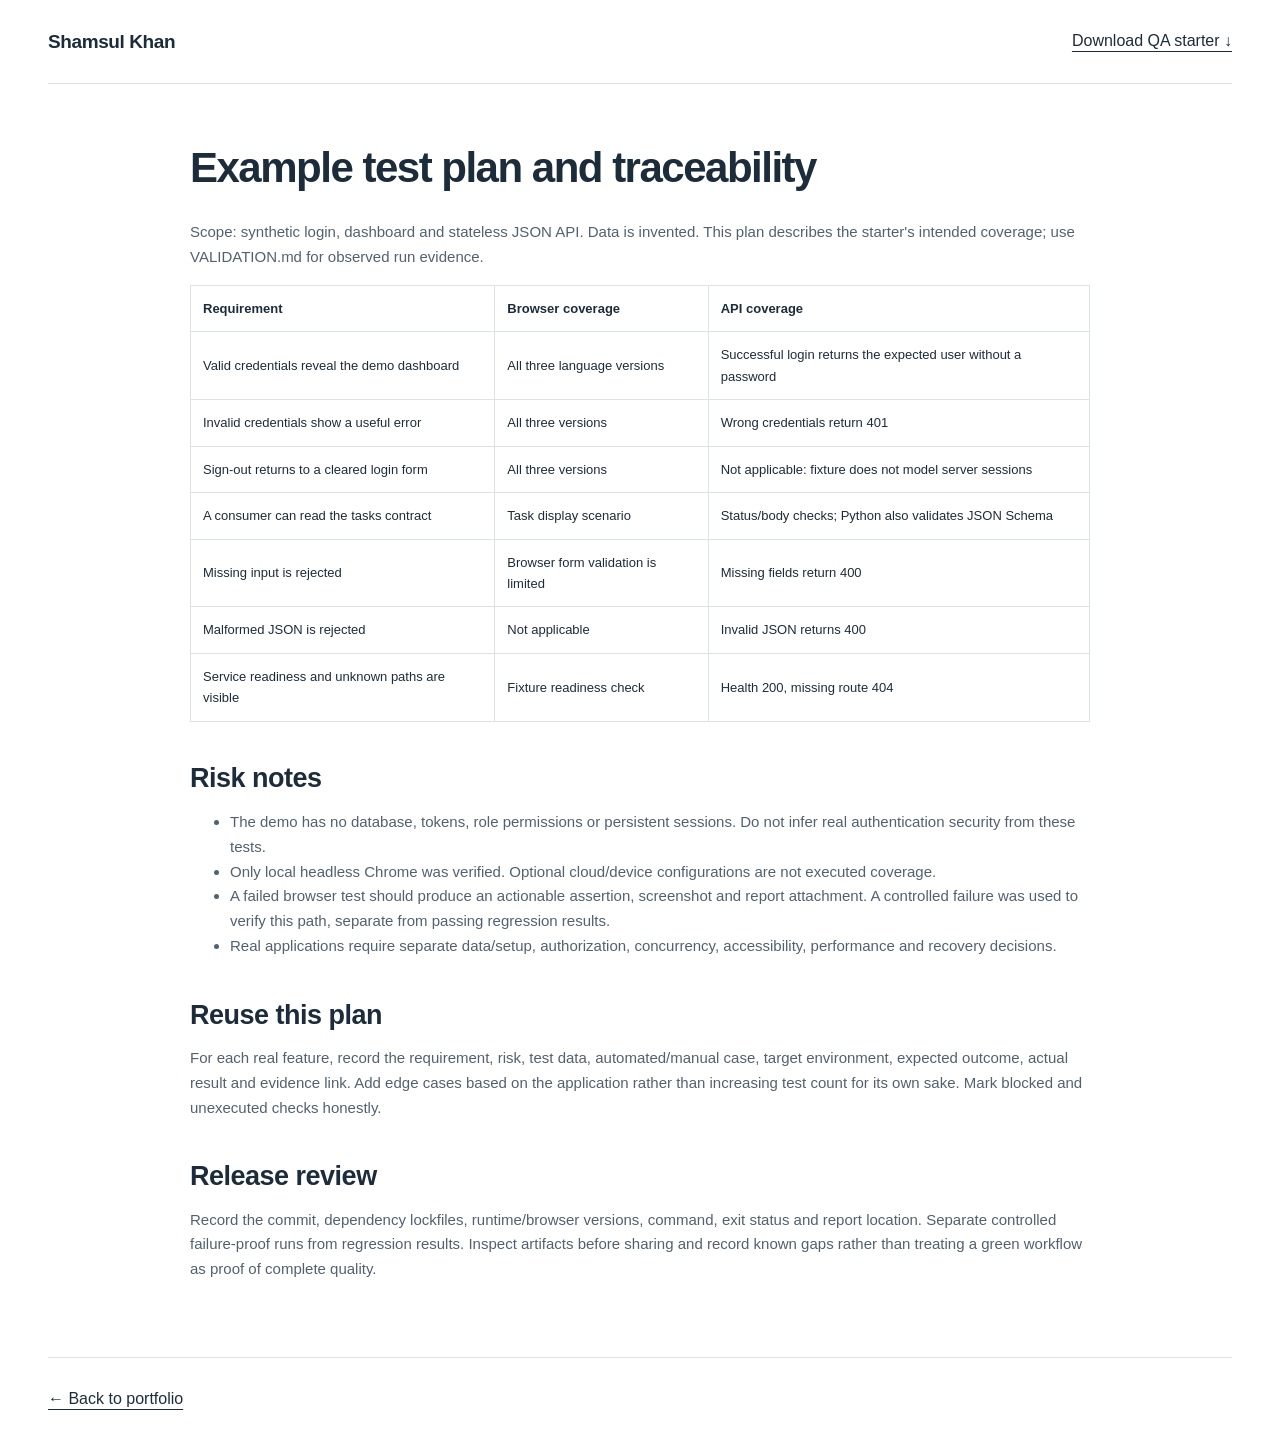
<file: resources/TEST_PLAN.html>
<!doctype html><html lang="en"><head><meta charset="utf-8"><meta name="viewport" content="width=device-width,initial-scale=1"><title>Example test plan and traceability — Shamsul Khan</title><link rel="stylesheet" href="../qa.css"></head><body><header class="site-header wrap"><a class="wordmark" href="../index.html">Shamsul Khan</a><a href="../assets/qa-template.zip" download>Download QA starter ↓</a></header><main class="guide wrap"><h1>Example test plan and traceability</h1>
<p>Scope: synthetic login, dashboard and stateless JSON API. Data is invented. This plan describes the starter's intended coverage; use VALIDATION.md for observed run evidence.</p>
<table>
<thead>
<tr>
<th>Requirement</th>
<th>Browser coverage</th>
<th>API coverage</th>
</tr>
</thead>
<tbody>
<tr>
<td>Valid credentials reveal the demo dashboard</td>
<td>All three language versions</td>
<td>Successful login returns the expected user without a password</td>
</tr>
<tr>
<td>Invalid credentials show a useful error</td>
<td>All three versions</td>
<td>Wrong credentials return 401</td>
</tr>
<tr>
<td>Sign-out returns to a cleared login form</td>
<td>All three versions</td>
<td>Not applicable: fixture does not model server sessions</td>
</tr>
<tr>
<td>A consumer can read the tasks contract</td>
<td>Task display scenario</td>
<td>Status/body checks; Python also validates JSON Schema</td>
</tr>
<tr>
<td>Missing input is rejected</td>
<td>Browser form validation is limited</td>
<td>Missing fields return 400</td>
</tr>
<tr>
<td>Malformed JSON is rejected</td>
<td>Not applicable</td>
<td>Invalid JSON returns 400</td>
</tr>
<tr>
<td>Service readiness and unknown paths are visible</td>
<td>Fixture readiness check</td>
<td>Health 200, missing route 404</td>
</tr>
</tbody>
</table>
<h2>Risk notes</h2>
<ul>
<li>The demo has no database, tokens, role permissions or persistent sessions. Do not infer real authentication security from these tests.</li>
<li>Only local headless Chrome was verified. Optional cloud/device configurations are not executed coverage.</li>
<li>A failed browser test should produce an actionable assertion, screenshot and report attachment. A controlled failure was used to verify this path, separate from passing regression results.</li>
<li>Real applications require separate data/setup, authorization, concurrency, accessibility, performance and recovery decisions.</li>
</ul>
<h2>Reuse this plan</h2>
<p>For each real feature, record the requirement, risk, test data, automated/manual case, target environment, expected outcome, actual result and evidence link. Add edge cases based on the application rather than increasing test count for its own sake. Mark blocked and unexecuted checks honestly.</p>
<h2>Release review</h2>
<p>Record the commit, dependency lockfiles, runtime/browser versions, command, exit status and report location. Separate controlled failure-proof runs from regression results. Inspect artifacts before sharing and record known gaps rather than treating a green workflow as proof of complete quality.</p>
</main><footer class="site-footer wrap"><a href="../index.html#framework">← Back to portfolio</a></footer></body></html>
</file>
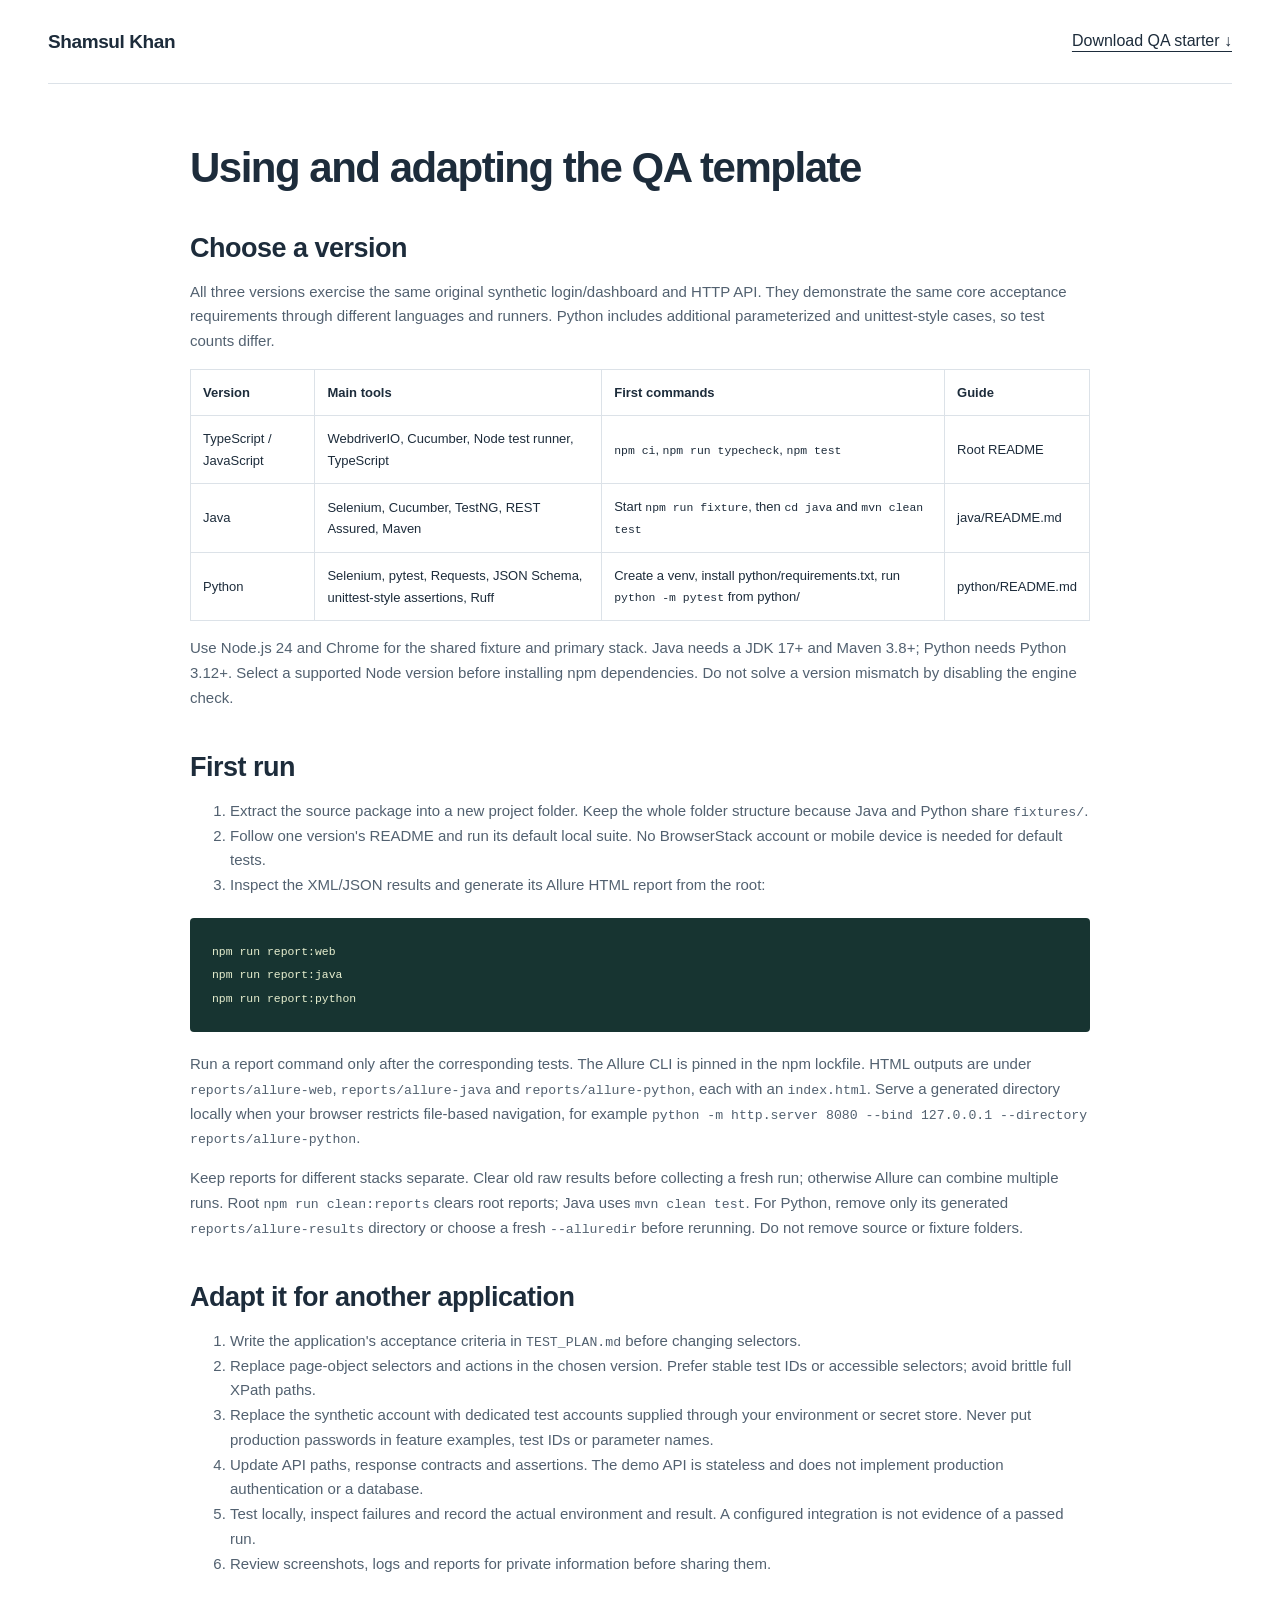
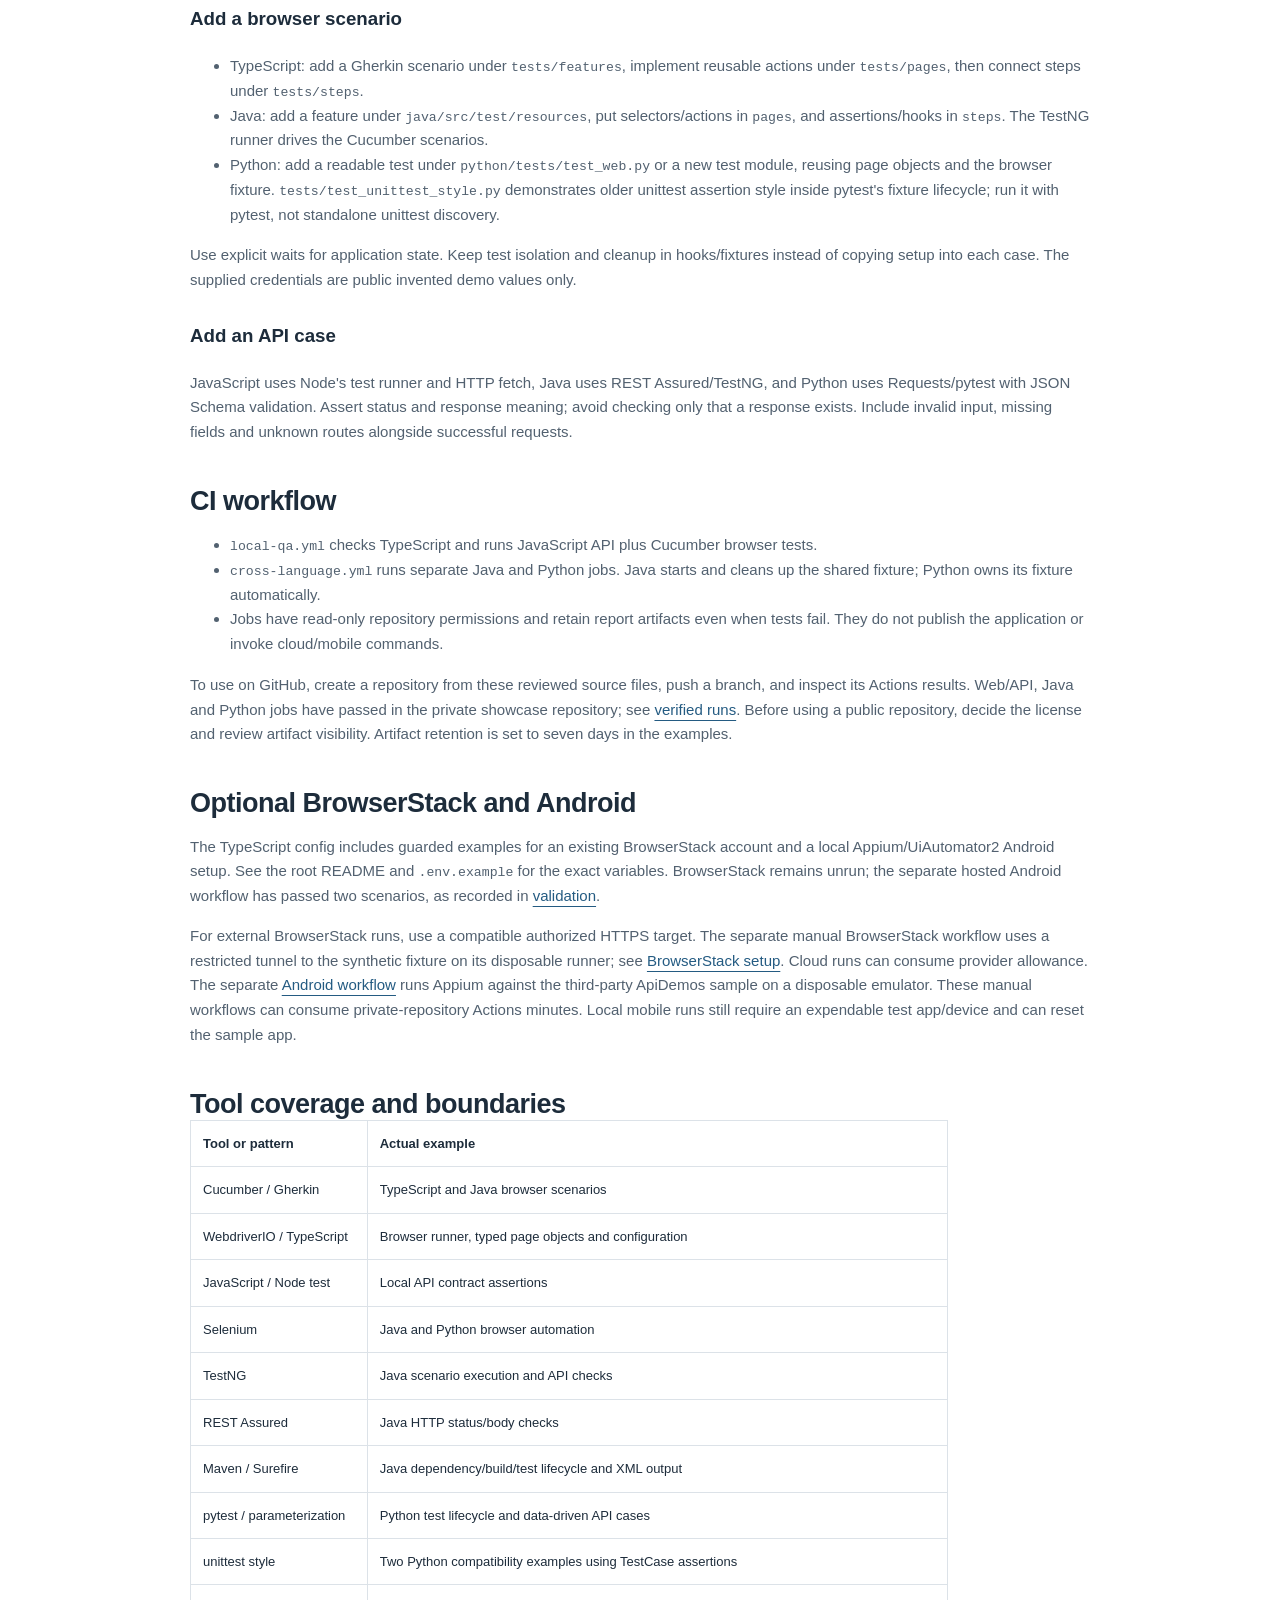
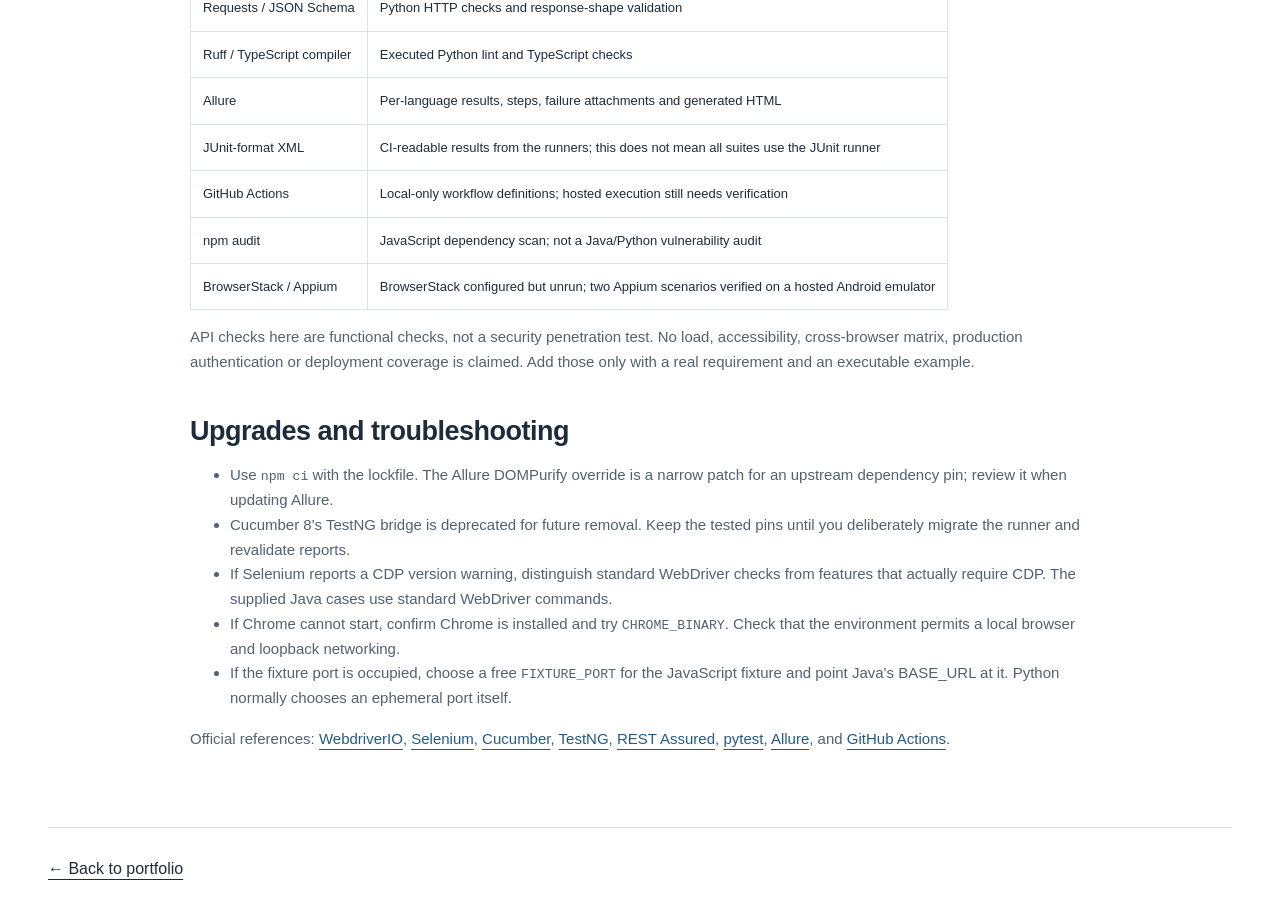
<file: resources/USAGE_GUIDE.html>
<!doctype html><html lang="en"><head><meta charset="utf-8"><meta name="viewport" content="width=device-width,initial-scale=1"><title>Using and adapting the QA template — Shamsul Khan</title><link rel="stylesheet" href="../qa.css"></head><body><header class="site-header wrap"><a class="wordmark" href="../index.html">Shamsul Khan</a><a href="../assets/qa-template.zip" download>Download QA starter ↓</a></header><main class="guide wrap"><h1>Using and adapting the QA template</h1>
<h2>Choose a version</h2>
<p>All three versions exercise the same original synthetic login/dashboard and HTTP API. They demonstrate the same core acceptance requirements through different languages and runners. Python includes additional parameterized and unittest-style cases, so test counts differ.</p>
<table>
<thead>
<tr>
<th>Version</th>
<th>Main tools</th>
<th>First commands</th>
<th>Guide</th>
</tr>
</thead>
<tbody>
<tr>
<td>TypeScript / JavaScript</td>
<td>WebdriverIO, Cucumber, Node test runner, TypeScript</td>
<td><code>npm ci</code>, <code>npm run typecheck</code>, <code>npm test</code></td>
<td>Root README</td>
</tr>
<tr>
<td>Java</td>
<td>Selenium, Cucumber, TestNG, REST Assured, Maven</td>
<td>Start <code>npm run fixture</code>, then <code>cd java</code> and <code>mvn clean test</code></td>
<td>java/README.md</td>
</tr>
<tr>
<td>Python</td>
<td>Selenium, pytest, Requests, JSON Schema, unittest-style assertions, Ruff</td>
<td>Create a venv, install python/requirements.txt, run <code>python -m pytest</code> from python/</td>
<td>python/README.md</td>
</tr>
</tbody>
</table>
<p>Use Node.js 24 and Chrome for the shared fixture and primary stack. Java needs a JDK 17+ and Maven 3.8+; Python needs Python 3.12+. Select a supported Node version before installing npm dependencies. Do not solve a version mismatch by disabling the engine check.</p>
<h2>First run</h2>
<ol>
<li>Extract the source package into a new project folder. Keep the whole folder structure because Java and Python share <code>fixtures/</code>.</li>
<li>Follow one version's README and run its default local suite. No BrowserStack account or mobile device is needed for default tests.</li>
<li>Inspect the XML/JSON results and generate its Allure HTML report from the root:</li>
</ol>
<pre><code class="language-text">npm run report:web
npm run report:java
npm run report:python
</code></pre>
<p>Run a report command only after the corresponding tests. The Allure CLI is pinned in the npm lockfile. HTML outputs are under <code>reports/allure-web</code>, <code>reports/allure-java</code> and <code>reports/allure-python</code>, each with an <code>index.html</code>. Serve a generated directory locally when your browser restricts file-based navigation, for example <code>python -m http.server 8080 --bind 127.0.0.1 --directory reports/allure-python</code>.</p>
<p>Keep reports for different stacks separate. Clear old raw results before collecting a fresh run; otherwise Allure can combine multiple runs. Root <code>npm run clean:reports</code> clears root reports; Java uses <code>mvn clean test</code>. For Python, remove only its generated <code>reports/allure-results</code> directory or choose a fresh <code>--alluredir</code> before rerunning. Do not remove source or fixture folders.</p>
<h2>Adapt it for another application</h2>
<ol>
<li>Write the application's acceptance criteria in <code>TEST_PLAN.md</code> before changing selectors.</li>
<li>Replace page-object selectors and actions in the chosen version. Prefer stable test IDs or accessible selectors; avoid brittle full XPath paths.</li>
<li>Replace the synthetic account with dedicated test accounts supplied through your environment or secret store. Never put production passwords in feature examples, test IDs or parameter names.</li>
<li>Update API paths, response contracts and assertions. The demo API is stateless and does not implement production authentication or a database.</li>
<li>Test locally, inspect failures and record the actual environment and result. A configured integration is not evidence of a passed run.</li>
<li>Review screenshots, logs and reports for private information before sharing them.</li>
</ol>
<h3>Add a browser scenario</h3>
<ul>
<li>TypeScript: add a Gherkin scenario under <code>tests/features</code>, implement reusable actions under <code>tests/pages</code>, then connect steps under <code>tests/steps</code>.</li>
<li>Java: add a feature under <code>java/src/test/resources</code>, put selectors/actions in <code>pages</code>, and assertions/hooks in <code>steps</code>. The TestNG runner drives the Cucumber scenarios.</li>
<li>Python: add a readable test under <code>python/tests/test_web.py</code> or a new test module, reusing page objects and the browser fixture. <code>tests/test_unittest_style.py</code> demonstrates older unittest assertion style inside pytest's fixture lifecycle; run it with pytest, not standalone unittest discovery.</li>
</ul>
<p>Use explicit waits for application state. Keep test isolation and cleanup in hooks/fixtures instead of copying setup into each case. The supplied credentials are public invented demo values only.</p>
<h3>Add an API case</h3>
<p>JavaScript uses Node's test runner and HTTP fetch, Java uses REST Assured/TestNG, and Python uses Requests/pytest with JSON Schema validation. Assert status and response meaning; avoid checking only that a response exists. Include invalid input, missing fields and unknown routes alongside successful requests.</p>
<h2>CI workflow</h2>
<ul>
<li><code>local-qa.yml</code> checks TypeScript and runs JavaScript API plus Cucumber browser tests.</li>
<li><code>cross-language.yml</code> runs separate Java and Python jobs. Java starts and cleans up the shared fixture; Python owns its fixture automatically.</li>
<li>Jobs have read-only repository permissions and retain report artifacts even when tests fail. They do not publish the application or invoke cloud/mobile commands.</li>
</ul>
<p>To use on GitHub, create a repository from these reviewed source files, push a branch, and inspect its Actions results. Web/API, Java and Python jobs have passed in the private showcase repository; see <a href="VALIDATION.html">verified runs</a>. Before using a public repository, decide the license and review artifact visibility. Artifact retention is set to seven days in the examples.</p>
<h2>Optional BrowserStack and Android</h2>
<p>The TypeScript config includes guarded examples for an existing BrowserStack account and a local Appium/UiAutomator2 Android setup. See the root README and <code>.env.example</code> for the exact variables. BrowserStack remains unrun; the separate hosted Android workflow has passed two scenarios, as recorded in <a href="VALIDATION.html">validation</a>.</p>
<p>For external BrowserStack runs, use a compatible authorized HTTPS target. The separate manual BrowserStack workflow uses a restricted tunnel to the synthetic fixture on its disposable runner; see <a href="BROWSERSTACK_QA.html">BrowserStack setup</a>. Cloud runs can consume provider allowance. The separate <a href="ANDROID_QA.html">Android workflow</a> runs Appium against the third-party ApiDemos sample on a disposable emulator. These manual workflows can consume private-repository Actions minutes. Local mobile runs still require an expendable test app/device and can reset the sample app.</p>
<h2>Tool coverage and boundaries</h2>
<table>
<thead>
<tr>
<th>Tool or pattern</th>
<th>Actual example</th>
</tr>
</thead>
<tbody>
<tr>
<td>Cucumber / Gherkin</td>
<td>TypeScript and Java browser scenarios</td>
</tr>
<tr>
<td>WebdriverIO / TypeScript</td>
<td>Browser runner, typed page objects and configuration</td>
</tr>
<tr>
<td>JavaScript / Node test</td>
<td>Local API contract assertions</td>
</tr>
<tr>
<td>Selenium</td>
<td>Java and Python browser automation</td>
</tr>
<tr>
<td>TestNG</td>
<td>Java scenario execution and API checks</td>
</tr>
<tr>
<td>REST Assured</td>
<td>Java HTTP status/body checks</td>
</tr>
<tr>
<td>Maven / Surefire</td>
<td>Java dependency/build/test lifecycle and XML output</td>
</tr>
<tr>
<td>pytest / parameterization</td>
<td>Python test lifecycle and data-driven API cases</td>
</tr>
<tr>
<td>unittest style</td>
<td>Two Python compatibility examples using TestCase assertions</td>
</tr>
<tr>
<td>Requests / JSON Schema</td>
<td>Python HTTP checks and response-shape validation</td>
</tr>
<tr>
<td>Ruff / TypeScript compiler</td>
<td>Executed Python lint and TypeScript checks</td>
</tr>
<tr>
<td>Allure</td>
<td>Per-language results, steps, failure attachments and generated HTML</td>
</tr>
<tr>
<td>JUnit-format XML</td>
<td>CI-readable results from the runners; this does not mean all suites use the JUnit runner</td>
</tr>
<tr>
<td>GitHub Actions</td>
<td>Local-only workflow definitions; hosted execution still needs verification</td>
</tr>
<tr>
<td>npm audit</td>
<td>JavaScript dependency scan; not a Java/Python vulnerability audit</td>
</tr>
<tr>
<td>BrowserStack / Appium</td>
<td>BrowserStack configured but unrun; two Appium scenarios verified on a hosted Android emulator</td>
</tr>
</tbody>
</table>
<p>API checks here are functional checks, not a security penetration test. No load, accessibility, cross-browser matrix, production authentication or deployment coverage is claimed. Add those only with a real requirement and an executable example.</p>
<h2>Upgrades and troubleshooting</h2>
<ul>
<li>Use <code>npm ci</code> with the lockfile. The Allure DOMPurify override is a narrow patch for an upstream dependency pin; review it when updating Allure.</li>
<li>Cucumber 8's TestNG bridge is deprecated for future removal. Keep the tested pins until you deliberately migrate the runner and revalidate reports.</li>
<li>If Selenium reports a CDP version warning, distinguish standard WebDriver checks from features that actually require CDP. The supplied Java cases use standard WebDriver commands.</li>
<li>If Chrome cannot start, confirm Chrome is installed and try <code>CHROME_BINARY</code>. Check that the environment permits a local browser and loopback networking.</li>
<li>If the fixture port is occupied, choose a free <code>FIXTURE_PORT</code> for the JavaScript fixture and point Java's BASE_URL at it. Python normally chooses an ephemeral port itself.</li>
</ul>
<p>Official references: <a href="https://webdriver.io/docs/gettingstarted/">WebdriverIO</a>, <a href="https://www.selenium.dev/documentation/webdriver/">Selenium</a>, <a href="https://cucumber.io/docs/">Cucumber</a>, <a href="https://testng.org/">TestNG</a>, <a href="https://rest-assured.io/">REST Assured</a>, <a href="https://docs.pytest.org/">pytest</a>, <a href="https://allurereport.org/docs/">Allure</a>, and <a href="https://docs.github.com/en/actions">GitHub Actions</a>.</p>
</main><footer class="site-footer wrap"><a href="../index.html#framework">← Back to portfolio</a></footer></body></html>
</file>
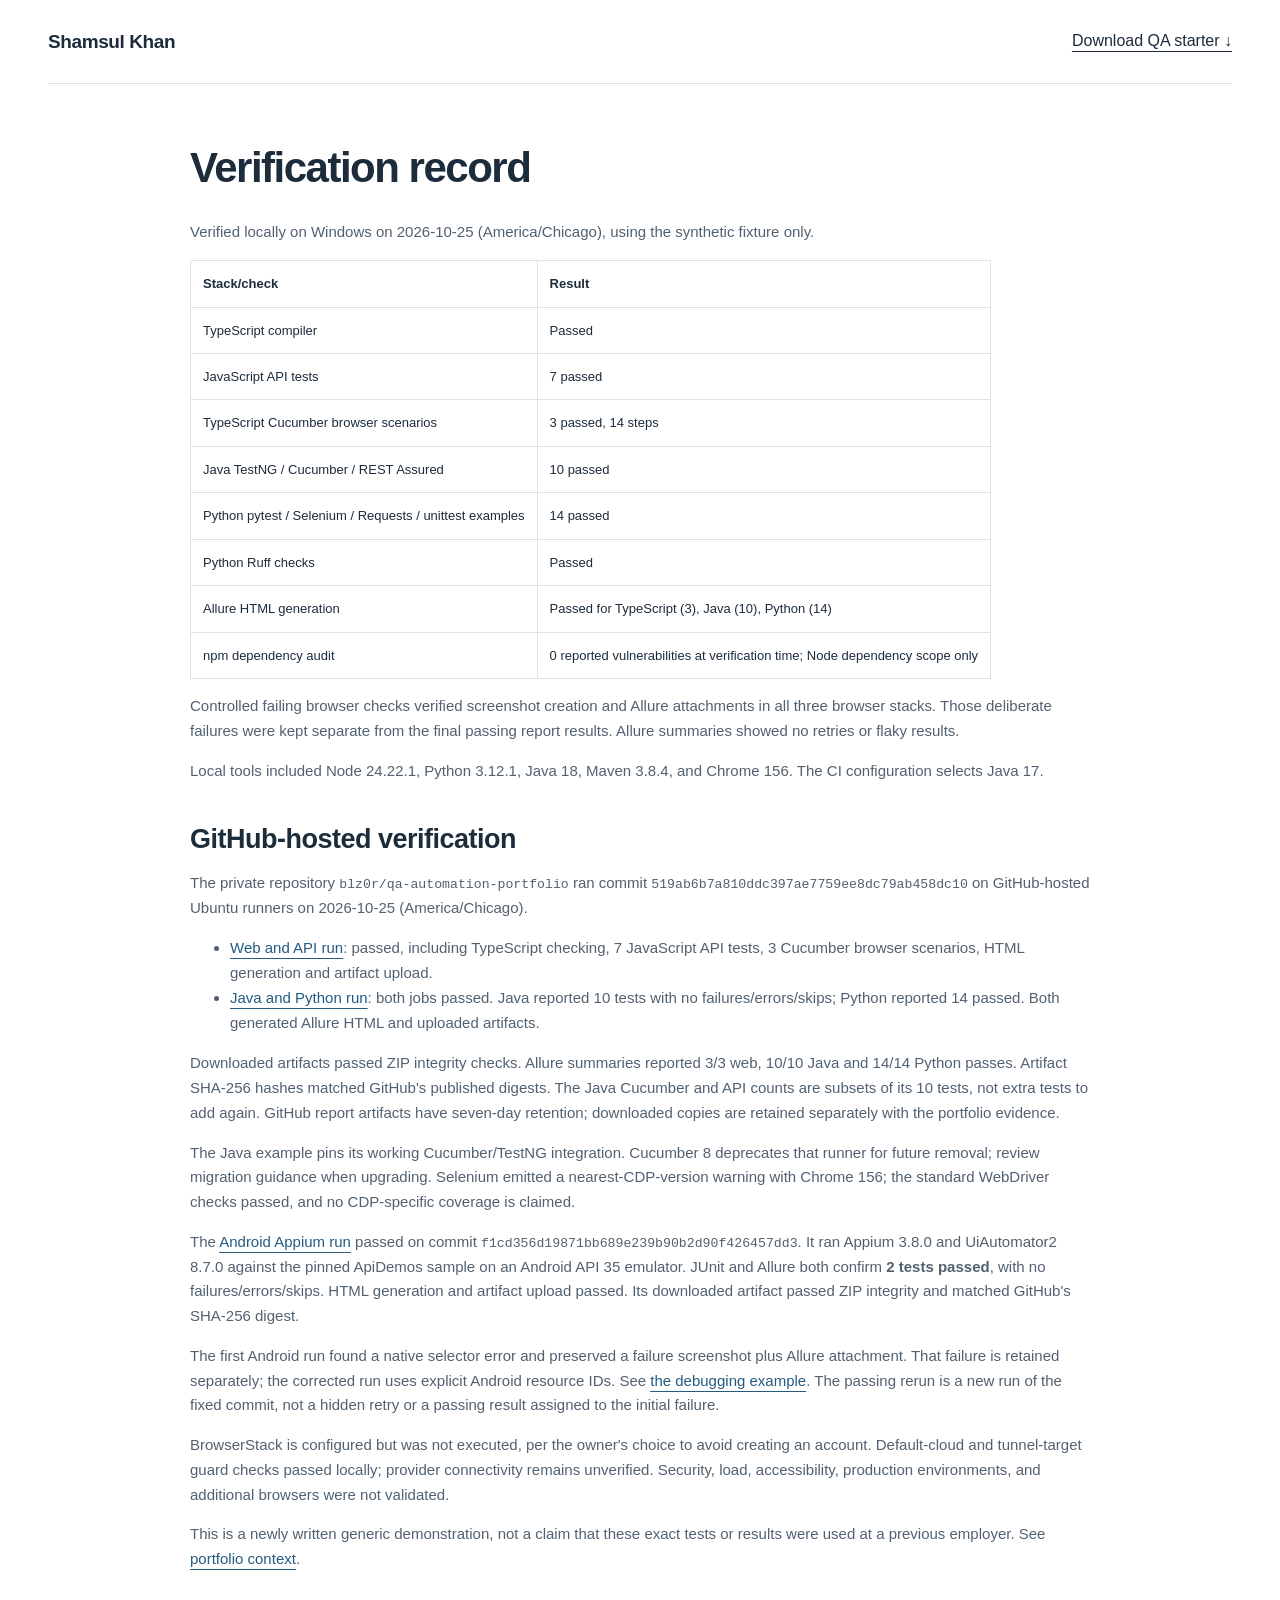
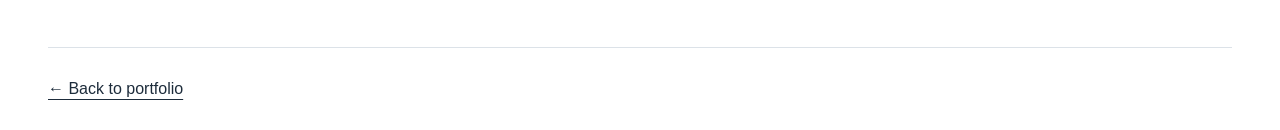
<file: resources/VALIDATION.html>
<!doctype html><html lang="en"><head><meta charset="utf-8"><meta name="viewport" content="width=device-width,initial-scale=1"><title>Verification record — Shamsul Khan</title><link rel="stylesheet" href="../qa.css"></head><body><header class="site-header wrap"><a class="wordmark" href="../index.html">Shamsul Khan</a><a href="../assets/qa-template.zip" download>Download QA starter ↓</a></header><main class="guide wrap"><h1>Verification record</h1>
<p>Verified locally on Windows on 2026-10-25 (America/Chicago), using the synthetic fixture only.</p>
<table>
<thead>
<tr>
<th>Stack/check</th>
<th>Result</th>
</tr>
</thead>
<tbody>
<tr>
<td>TypeScript compiler</td>
<td>Passed</td>
</tr>
<tr>
<td>JavaScript API tests</td>
<td>7 passed</td>
</tr>
<tr>
<td>TypeScript Cucumber browser scenarios</td>
<td>3 passed, 14 steps</td>
</tr>
<tr>
<td>Java TestNG / Cucumber / REST Assured</td>
<td>10 passed</td>
</tr>
<tr>
<td>Python pytest / Selenium / Requests / unittest examples</td>
<td>14 passed</td>
</tr>
<tr>
<td>Python Ruff checks</td>
<td>Passed</td>
</tr>
<tr>
<td>Allure HTML generation</td>
<td>Passed for TypeScript (3), Java (10), Python (14)</td>
</tr>
<tr>
<td>npm dependency audit</td>
<td>0 reported vulnerabilities at verification time; Node dependency scope only</td>
</tr>
</tbody>
</table>
<p>Controlled failing browser checks verified screenshot creation and Allure attachments in all three browser stacks. Those deliberate failures were kept separate from the final passing report results. Allure summaries showed no retries or flaky results.</p>
<p>Local tools included Node 24.22.1, Python 3.12.1, Java 18, Maven 3.8.4, and Chrome 156. The CI configuration selects Java 17.</p>
<h2>GitHub-hosted verification</h2>
<p>The private repository <code>blz0r/qa-automation-portfolio</code> ran commit <code>519ab6b7a810ddc397ae7759ee8dc79ab458dc10</code> on GitHub-hosted Ubuntu runners on 2026-10-25 (America/Chicago).</p>
<ul>
<li><a href="https://github.com/blz0r/qa-automation-portfolio/actions/runs/40269483985">Web and API run</a>: passed, including TypeScript checking, 7 JavaScript API tests, 3 Cucumber browser scenarios, HTML generation and artifact upload.</li>
<li><a href="https://github.com/blz0r/qa-automation-portfolio/actions/runs/40269484020">Java and Python run</a>: both jobs passed. Java reported 10 tests with no failures/errors/skips; Python reported 14 passed. Both generated Allure HTML and uploaded artifacts.</li>
</ul>
<p>Downloaded artifacts passed ZIP integrity checks. Allure summaries reported 3/3 web, 10/10 Java and 14/14 Python passes. Artifact SHA-256 hashes matched GitHub's published digests. The Java Cucumber and API counts are subsets of its 10 tests, not extra tests to add again. GitHub report artifacts have seven-day retention; downloaded copies are retained separately with the portfolio evidence.</p>
<p>The Java example pins its working Cucumber/TestNG integration. Cucumber 8 deprecates that runner for future removal; review migration guidance when upgrading. Selenium emitted a nearest-CDP-version warning with Chrome 156; the standard WebDriver checks passed, and no CDP-specific coverage is claimed.</p>
<p>The <a href="https://github.com/blz0r/qa-automation-portfolio/actions/runs/40269936589">Android Appium run</a> passed on commit <code>f1cd356d19871bb689e239b90b2d90f426457dd3</code>. It ran Appium 3.8.0 and UiAutomator2 8.7.0 against the pinned ApiDemos sample on an Android API 35 emulator. JUnit and Allure both confirm <strong>2 tests passed</strong>, with no failures/errors/skips. HTML generation and artifact upload passed. Its downloaded artifact passed ZIP integrity and matched GitHub's SHA-256 digest.</p>
<p>The first Android run found a native selector error and preserved a failure screenshot plus Allure attachment. That failure is retained separately; the corrected run uses explicit Android resource IDs. See <a href="DEBUGGING_EXAMPLE.html">the debugging example</a>. The passing rerun is a new run of the fixed commit, not a hidden retry or a passing result assigned to the initial failure.</p>
<p>BrowserStack is configured but was not executed, per the owner's choice to avoid creating an account. Default-cloud and tunnel-target guard checks passed locally; provider connectivity remains unverified. Security, load, accessibility, production environments, and additional browsers were not validated.</p>
<p>This is a newly written generic demonstration, not a claim that these exact tests or results were used at a previous employer. See <a href="PORTFOLIO_CONTEXT.html">portfolio context</a>.</p>
</main><footer class="site-footer wrap"><a href="../index.html#framework">← Back to portfolio</a></footer></body></html>
</file>
<file: qa.css>
:root{--paper:#f5f4ec;--ink:#182d2d;--muted:#566764;--teal:#176b60;--line:#d7ddd2;--lime:#d9ef96;--white:#fffef8;color-scheme:light;font-family:"Segoe UI",Arial,sans-serif}*{box-sizing:border-box}html{scroll-behavior:smooth;scroll-padding-top:24px}body{margin:0;background:var(--paper);color:var(--ink);line-height:1.65}a{color:inherit;text-underline-offset:5px}button{font:inherit;cursor:pointer}img{max-width:100%;display:block}:focus-visible{outline:3px solid var(--teal);outline-offset:5px}.wrap{width:min(1200px,calc(100% - 96px));margin-inline:auto}.mono,.eyebrow{font:600 11px/1.6 Consolas,monospace;letter-spacing:.09em}.eyebrow{text-transform:uppercase;color:var(--teal);margin:0 0 22px}.wordmark{font-size:23px;font-weight:750;letter-spacing:-1px;text-decoration:none}.wordmark-dot,.teal{color:var(--teal)}.site-header{height:100px;display:flex;align-items:center;justify-content:space-between;border-bottom:1px solid var(--line)}nav{display:flex;gap:32px}nav a,.header-link{font-size:13px;text-decoration:none}nav a:hover,.header-link:hover{color:var(--teal);text-decoration:underline}.hero{display:grid;grid-template-columns:1.2fr .8fr;gap:75px;padding-top:85px}.hero h1{font-size:clamp(52px,6.3vw,86px);font-weight:580;line-height:1.03;letter-spacing:-4px;margin:0 0 30px}em{font-family:Georgia,serif;font-weight:400;color:var(--teal)}.small-cross{display:inline-grid;place-items:center;background:var(--lime);width:23px;height:23px;border-radius:50%;margin-right:7px}.hero-intro{max-width:470px;font-size:17px;color:var(--muted);line-height:1.8}.hero-actions{display:flex;align-items:center;gap:25px;margin-top:32px}.button{display:inline-flex;align-items:center;justify-content:center;gap:25px;padding:15px 22px;border-radius:4px;text-decoration:none;font-size:13px;font-weight:650}.button-dark{color:white;background:var(--ink)}.button-dark:hover{background:var(--teal)}.under-link{background:none;border:0;padding:0;text-decoration:underline;font-size:13px;font-weight:600;line-height:1.6}.under-link:hover{color:var(--teal)}.hero-ledger{background:#e9eddf;border:1px solid #d0d8c4;border-radius:5px;padding:28px 30px;transform:rotate(2deg);align-self:start;box-shadow:8px 10px 0 #e6e6da}.ledger-top{display:flex;justify-content:space-between;align-items:center}.circle-mark{border:1px solid #a9b9a0;border-radius:50%;width:32px;height:32px;text-align:center;font-size:20px}.ledger-heading{font:31px/1.2 Georgia,serif;letter-spacing:-.6px;margin:33px 0 14px}.ledger-copy{font-size:13px;color:var(--muted);max-width:300px}.ledger-numbers{display:grid;grid-template-columns:1fr 1fr;margin:27px 0 20px;border-top:1px solid #cbd4be;padding-top:15px}.ledger-numbers strong{font-size:42px;line-height:1.3;font-weight:500;letter-spacing:-2px}.ledger-numbers strong span{font-size:18px;color:var(--teal);padding-left:6px}.ledger-numbers div>span{display:block;font-size:11px;line-height:1.5;color:var(--muted)}.ledger-bottom{border-top:1px solid #cbd4be;padding-top:14px;font-size:10px}.status-dot,.amber-dot{display:inline-block;width:7px;height:7px;border-radius:50%;background:var(--teal);margin-right:7px}.amber-dot{background:#aa6a1f}.hero-foot{grid-column:1/-1;display:flex;align-items:center;gap:40px;padding:26px 0 35px;border-bottom:1px solid var(--line)}.hero-foot p{font-size:12px;color:var(--muted);margin:0}.scroll-arrow{margin-left:auto;font-size:24px}.framework-section{padding:88px 0;background:var(--white);border-bottom:1px solid var(--line)}.section-heading{display:flex;justify-content:space-between;align-items:end;gap:60px;margin-bottom:35px}h2{font-size:clamp(34px,4vw,53px);line-height:1.12;letter-spacing:-1.8px;font-weight:550;margin:0}.section-intro{max-width:355px;font-size:14px;color:var(--muted);margin:0 0 3px}.framework-intro{display:grid;grid-template-columns:1.1fr 1fr;gap:70px;align-items:center;margin-bottom:37px}.framework-intro>p{font-size:14px;color:var(--muted);margin:0}.framework-links{display:flex;flex-direction:column;align-items:start;gap:15px;justify-self:end}.button-teal{background:var(--teal);color:white}.button-teal:hover{background:var(--ink)}.code-workbench{display:grid;grid-template-columns:31% 69%;border:1px solid var(--line);border-radius:6px;overflow:hidden}.code-sidebar{background:#edf0e6;padding:32px}.code-sidebar .mono{font-size:9px}.code-sidebar h3{font-size:25px;line-height:1.25;font-weight:550;letter-spacing:-.5px;margin:24px 0 16px}.code-sidebar p{font-size:12px;color:var(--muted)}.code-legend{font-size:11px;margin-top:36px;display:flex;align-items:center}.code-legend .status-dot{flex:none}.code-main{min-width:0;background:#173431;color:#e3ede4}.language-tabs{display:flex;border-bottom:1px solid #3b5149;padding:0 20px;gap:4px;overflow-x:auto}.language-tabs button{background:none;border:0;border-bottom:3px solid transparent;color:#b1c6bd;padding:17px 15px 14px;font-size:12px;white-space:nowrap}.language-tabs button[aria-selected=true]{border-bottom-color:var(--lime);color:var(--lime)}.code-file{display:flex;justify-content:space-between;gap:10px;color:#bacbbf;font:10px Consolas,monospace;padding:22px 26px 0}.code-file .mono{font-size:8px;white-space:nowrap}pre{font:13px/1.8 Consolas,monospace;margin:18px 26px;min-height:240px;overflow-x:auto;tab-size:2}pre code{font:inherit;color:#e7efcf}.code-caption{font-size:11px;color:#b4c6b9;border-top:1px solid #3b5149;margin:0;padding:15px 26px}.capability-line{display:flex;gap:8px;flex-wrap:wrap;margin:22px 0 28px}.capability-line span,.project-tags span{font-size:10px;border:1px solid var(--line);padding:4px 10px;border-radius:3px}.origin-note{font-size:11px;line-height:1.8;color:var(--muted);max-width:900px}.quiet-link{font-size:12px;text-decoration:none}.quiet-link:hover{text-decoration:underline}.link-note{display:inline-block;color:var(--muted);font-size:10px;margin-left:10px}.evidence-section{padding-block:88px}.results-heading{display:flex;justify-content:space-between;gap:16px;padding:16px 0;border-top:1px solid var(--line)}.results-table-wrap{overflow-x:auto}.results-table{width:100%;border-collapse:collapse;text-align:left;min-width:690px}.results-table th,.results-table td{border-bottom:1px solid var(--line);padding:23px 15px;font-size:12px;vertical-align:middle}.results-table thead th{font:10px Consolas,monospace;text-transform:uppercase;letter-spacing:.1em;color:var(--muted);padding-block:12px}.results-table tbody th{font-size:15px;font-weight:600;white-space:nowrap}.suite-index{font:10px Consolas,monospace;color:var(--teal);margin-right:17px}.results-table td>span:not(.pass-mark){color:var(--muted)}.pass-mark{color:var(--teal);margin-right:7px}.result-sub{display:block;font-size:10px;padding-left:19px}.results-table td a{display:block;font-size:11px}.results-table .run-link{font-size:10px;color:var(--muted);margin-top:6px}.evidence-notes{display:grid;grid-template-columns:1fr 1fr;gap:40px;margin-top:20px}.evidence-notes p{font-size:11px;line-height:1.8;color:var(--muted)}.process-heading{margin:65px 0 25px}.process-heading .eyebrow{margin-bottom:12px}.process-heading h3{font-size:27px;font-weight:500;letter-spacing:-.6px;margin:0}.process-grid{display:grid;grid-template-columns:repeat(3,1fr);border-block:1px solid var(--line);align-items:start}.process-step{padding:20px 22px}.process-step+.process-step{border-left:1px solid var(--line)}summary{cursor:pointer;list-style:none}summary::-webkit-details-marker{display:none}.process-step summary{display:flex;gap:13px;align-items:start;font-size:14px;font-weight:600}.step-number{font:10px Consolas,monospace;color:var(--teal);padding-top:6px}.process-step small{display:block;font-weight:400;color:var(--muted);font-size:10px;padding-top:3px}.expand-icon{margin-left:auto;font-size:19px;color:var(--teal)}details[open] .expand-icon{transform:rotate(45deg)}.step-content{padding-left:27px;font-size:12px;color:var(--muted)}.step-content a{color:var(--teal)}.failure-story{display:grid;grid-template-columns:1.2fr .8fr;gap:80px;margin-top:65px;background:#eceee2;border:1px solid #d5dcc9;padding:45px;border-radius:5px;align-items:start}.failure-copy h3{font-size:35px;font-weight:550;line-height:1.2;letter-spacing:-1px;margin:0 0 20px}.failure-copy p{font-size:12px;color:var(--muted)}.selector-change{border-left:2px solid var(--teal);padding-left:14px;margin:25px 0}.selector-change div+div{margin-top:15px}.selector-change span{display:block;font:9px Consolas,monospace;color:var(--muted);margin-bottom:5px}.selector-change code{font:10px/1.7 Consolas,monospace;overflow-wrap:anywhere}.diagnostic-details{font-size:12px;border-block:1px solid #cdd5c2;padding:13px 0;margin:20px 0}.diagnostic-details summary:after{content:' +';color:var(--teal)}.diagnostic-details[open] summary:after{content:' −'}.failure-figure{margin:0;min-width:0}.screenshot-label{display:flex;justify-content:space-between;gap:10px;align-items:center;margin-bottom:15px}.screenshot-label .mono{font-size:8px}.screenshot-label a{font-size:10px}.screenshot-link{display:block;max-height:395px;overflow:hidden;border:7px solid #213c36;border-radius:15px;background:#213c36;max-width:265px;margin:auto}.screenshot-link img{height:auto;width:100%}.failure-figure figcaption{font-size:10px;color:var(--muted);text-align:center;line-height:1.6;margin-top:13px}.other-section{background:var(--white);padding:75px 0;border-block:1px solid var(--line)}.project-row{display:grid;grid-template-columns:125px 1fr 190px;gap:32px;padding:28px 0;border-top:1px solid var(--line);align-items:start}.project-number{font-size:10px;color:var(--teal);padding-top:5px}.project-row h3{font-size:22px;letter-spacing:-.5px;font-weight:550;margin:0 0 8px}.project-row p{font-size:12px;color:var(--muted);margin:0 0 14px;max-width:540px}.project-tags{display:flex;gap:7px;flex-wrap:wrap}.project-tags span{font-size:10px}.project-actions{display:flex;flex-direction:column;align-items:start;gap:13px;padding-top:5px}.project-actions small,.project-context{font-size:10px;color:var(--muted);display:block}.about-section{padding-block:90px;display:grid;grid-template-columns:1fr 1fr;gap:100px}.about-copy p{font-size:13px;color:var(--muted)}.about-copy .about-lead{font-size:19px;line-height:1.6;color:var(--ink);margin-top:0}.site-footer{display:flex;justify-content:space-between;align-items:center;gap:30px;border-top:1px solid var(--line);padding-block:28px}.site-footer p{font-size:11px;color:var(--muted)}.back-top{font-size:11px;text-decoration:none}.project-dialog{border:1px solid var(--line);border-radius:6px;background:var(--white);color:var(--ink);max-width:660px;width:calc(100% - 32px);max-height:85vh;padding:0;box-shadow:0 20px 70px #0f302b33}.project-dialog::backdrop{background:#16372ecc;backdrop-filter:blur(3px)}.dialog-top{display:flex;justify-content:space-between;align-items:center;padding:20px 27px;border-bottom:1px solid var(--line)}.dialog-top .mono{font-size:9px}.dialog-close{background:none;border:0;color:var(--teal);font-size:12px}.dialog-content{padding:28px}.dialog-content h2{font-size:33px}.dialog-content h3{font-size:14px;margin-top:25px}.dialog-content p{font-size:13px;color:var(--muted)}.dialog-content .dialog-lead{font-size:17px}.skip-link{position:fixed;top:12px;left:12px;z-index:10;transform:translateY(-180%);background:var(--ink);color:white;padding:10px}.skip-link:focus{transform:none}.sr-only{position:absolute;width:1px;height:1px;padding:0;margin:-1px;overflow:hidden;clip:rect(0,0,0,0);white-space:nowrap;border:0}.noscript-note{font-size:12px}
@media(max-width:1000px){.wrap{width:calc(100% - 64px)}.hero{gap:40px}.hero h1{font-size:65px}.section-heading{gap:35px}.framework-intro{gap:35px}.code-sidebar{padding:24px}.language-tabs{padding:0 8px}.language-tabs button{padding-inline:11px}.failure-story{gap:35px;padding:30px}.project-row{grid-template-columns:95px 1fr 155px;gap:22px}.about-section{gap:55px}}
@media(max-width:720px){.wrap{width:calc(100% - 40px)}.site-header{height:80px}nav{gap:16px}nav a{font-size:11px}nav a:first-child{display:none}.header-link{font-size:11px}.wordmark{font-size:21px}.hero{grid-template-columns:1fr;gap:40px;padding-top:50px}.hero h1{font-size:65px;letter-spacing:-3px}.hero-intro{font-size:16px}.hero-actions{gap:20px;flex-wrap:wrap}.hero-ledger{transform:rotate(1deg);max-width:460px;width:100%;margin:auto;padding:25px}.hero-foot{gap:20px;padding-block:16px}.hero-foot p{max-width:180px;font-size:10px}.hero-foot .mono{font-size:8px}.hero-foot .scroll-arrow{display:none}.framework-section,.evidence-section{padding-block:55px}.section-heading{display:block;margin-bottom:27px}.section-intro{margin-top:22px;font-size:13px;max-width:440px}h2{font-size:40px;letter-spacing:-1.3px}.framework-intro{grid-template-columns:1fr;gap:23px}.framework-links{justify-self:start}.code-workbench{grid-template-columns:1fr}.code-sidebar{padding:22px}.code-sidebar h3{font-size:22px;margin:14px 0}.code-sidebar p{max-width:360px}.code-legend{margin-top:16px}.code-file{padding:18px 16px 0;font-size:9px}.code-file .mono{display:none}pre{margin:18px 16px;font-size:11px;min-height:235px}.code-caption{padding-inline:16px}.language-tabs{padding:0 4px}.language-tabs button{font-size:11px;padding-inline:12px}.link-note{margin-left:0;display:block;margin-top:5px}.results-heading .mono{font-size:9px;max-width:140px}.results-heading a{font-size:11px}.results-table-wrap{border-right:1px solid var(--line)}.evidence-notes{grid-template-columns:1fr;gap:0}.process-heading{margin-top:38px}.process-heading h3{font-size:24px}.process-grid{grid-template-columns:1fr}.process-step{padding:20px 0}.process-step+.process-step{border-left:0;border-top:1px solid var(--line)}.process-step summary{font-size:15px}.process-step small{font-size:11px}.failure-story{grid-template-columns:1fr;gap:30px;padding:23px;margin-top:38px}.failure-copy h3{font-size:31px}.failure-figure{max-width:300px;width:100%;margin:auto}.screenshot-link{max-height:380px;max-width:230px}.other-section{padding-block:50px}.project-row{grid-template-columns:1fr;gap:12px;padding-block:24px}.project-actions{flex-direction:row;align-items:center;flex-wrap:wrap;gap:20px}.about-section{grid-template-columns:1fr;gap:30px;padding-block:55px}.site-footer{flex-wrap:wrap;gap:15px}.site-footer p{order:3;width:100%;margin:0}.back-top{margin-left:auto}.dialog-top{padding:18px}.dialog-content{padding:22px}.dialog-content h2{font-size:29px}}
@media(prefers-reduced-motion:reduce){html{scroll-behavior:auto}*,*::before,*::after{transition:none!important;animation:none!important}}
.guide{max-width:900px;padding-block:60px}.guide h1{font-size:42px;line-height:1.15;letter-spacing:-1.5px}.guide h2{font-size:27px;margin-top:40px;letter-spacing:-.5px}.guide h3{margin-top:28px}.guide p,.guide li{font-size:15px;color:var(--muted)}.guide pre{background:#173431;color:#e7efcf;min-height:0;padding:22px;margin:20px 0;border-radius:4px}.guide code{font-family:Consolas,monospace;font-size:.88em;overflow-wrap:anywhere}.guide table{border-collapse:collapse;width:100%;display:block;overflow-x:auto}.guide td,.guide th{padding:12px;border:1px solid var(--line);font-size:13px;text-align:left}.guide a{color:var(--teal)}.guide blockquote{border-left:3px solid var(--teal);padding-left:20px}.guide h1:first-child{margin-top:0}

/* Professional presentation: direct copy, neutral surfaces, compact hierarchy. */
:root{--paper:#ffffff;--ink:#1d2c3b;--muted:#526170;--teal:#245b82;--line:#dce2e8;--lime:#dce9f4;--white:#f5f7fa}
html{scroll-behavior:auto}.wordmark{font-size:19px;letter-spacing:-.4px;font-weight:650}.site-header{height:84px}.hero{padding-top:58px;gap:60px;grid-template-columns:1.1fr .9fr}.hero h1{font-family:inherit;font-size:56px;font-weight:650;letter-spacing:-1.5px;line-height:1.1;margin-bottom:23px}em{font-family:inherit;font-style:normal;font-weight:inherit;color:inherit}.hero-intro{font-size:16px;line-height:1.8;max-width:565px}.eyebrow{font-family:inherit;font-size:11px;letter-spacing:.08em;font-weight:650}.hero-ledger{transform:none;box-shadow:none;background:#f5f7fa;border:1px solid var(--line);border-radius:5px;padding:27px 30px}.hero-ledger h2{font-family:inherit;font-size:19px;letter-spacing:-.2px;font-weight:650}.overview-list{margin:20px 0}.overview-list div{padding:13px 0;border-top:1px solid var(--line)}.overview-list dt{font-size:13px;font-weight:650}.overview-list dd{font-size:12px;color:var(--muted);margin:4px 0 0;line-height:1.7}.hero-foot{padding:18px 0 24px;gap:25px}.hero-foot .scroll-arrow{display:none}.framework-section,.evidence-section{padding-block:64px}h2{font-size:34px;font-weight:600;letter-spacing:-.8px;line-height:1.2}.section-heading{align-items:start;gap:50px}.section-heading>div{max-width:620px}.section-intro{max-width:350px}.button{border-radius:4px}.code-sidebar{background:#edf1f5}.code-main{background:#1c2e3f}.code-sidebar h3{font-size:22px;font-weight:600}.code-caption{border-color:#425263}.language-tabs{border-color:#425263}.language-tabs button[aria-selected=true]{color:#ffffff;border-color:#92badb}.code-legend .status-dot{background:#245b82}.failure-story{background:#f3f5f7;border-color:var(--line);border-radius:4px}.failure-copy h3{font-size:28px;letter-spacing:-.6px}.process-heading h3{font-size:24px;font-weight:600}.project-row h3{font-size:21px;font-weight:600}.about-section{padding-block:64px}.screenshot-link{border-radius:5px;border-color:#33465b}.section-heading .eyebrow{margin-bottom:14px}.site-footer .wordmark{font-size:18px}
@media(max-width:1000px){.hero{gap:35px}.hero h1{font-size:48px}}
@media(max-width:720px){.site-header{height:78px}.site-header .wordmark{font-size:17px}nav{gap:13px}.hero{grid-template-columns:1fr;gap:28px;padding-top:38px}.hero h1{font-size:43px;letter-spacing:-1px}.hero-intro{font-size:15px}.hero-ledger{padding:23px;width:100%}.hero-ledger h2{font-size:19px}.hero-foot{gap:18px}.hero-foot p{font-size:10px}.framework-section,.evidence-section,.other-section{padding-block:45px}h2{font-size:29px}.section-intro{margin-top:17px}.about-section{padding-block:45px}.failure-copy h3{font-size:26px}.guide h1{font-size:34px}.wordmark{letter-spacing:-.4px}}
</file>
